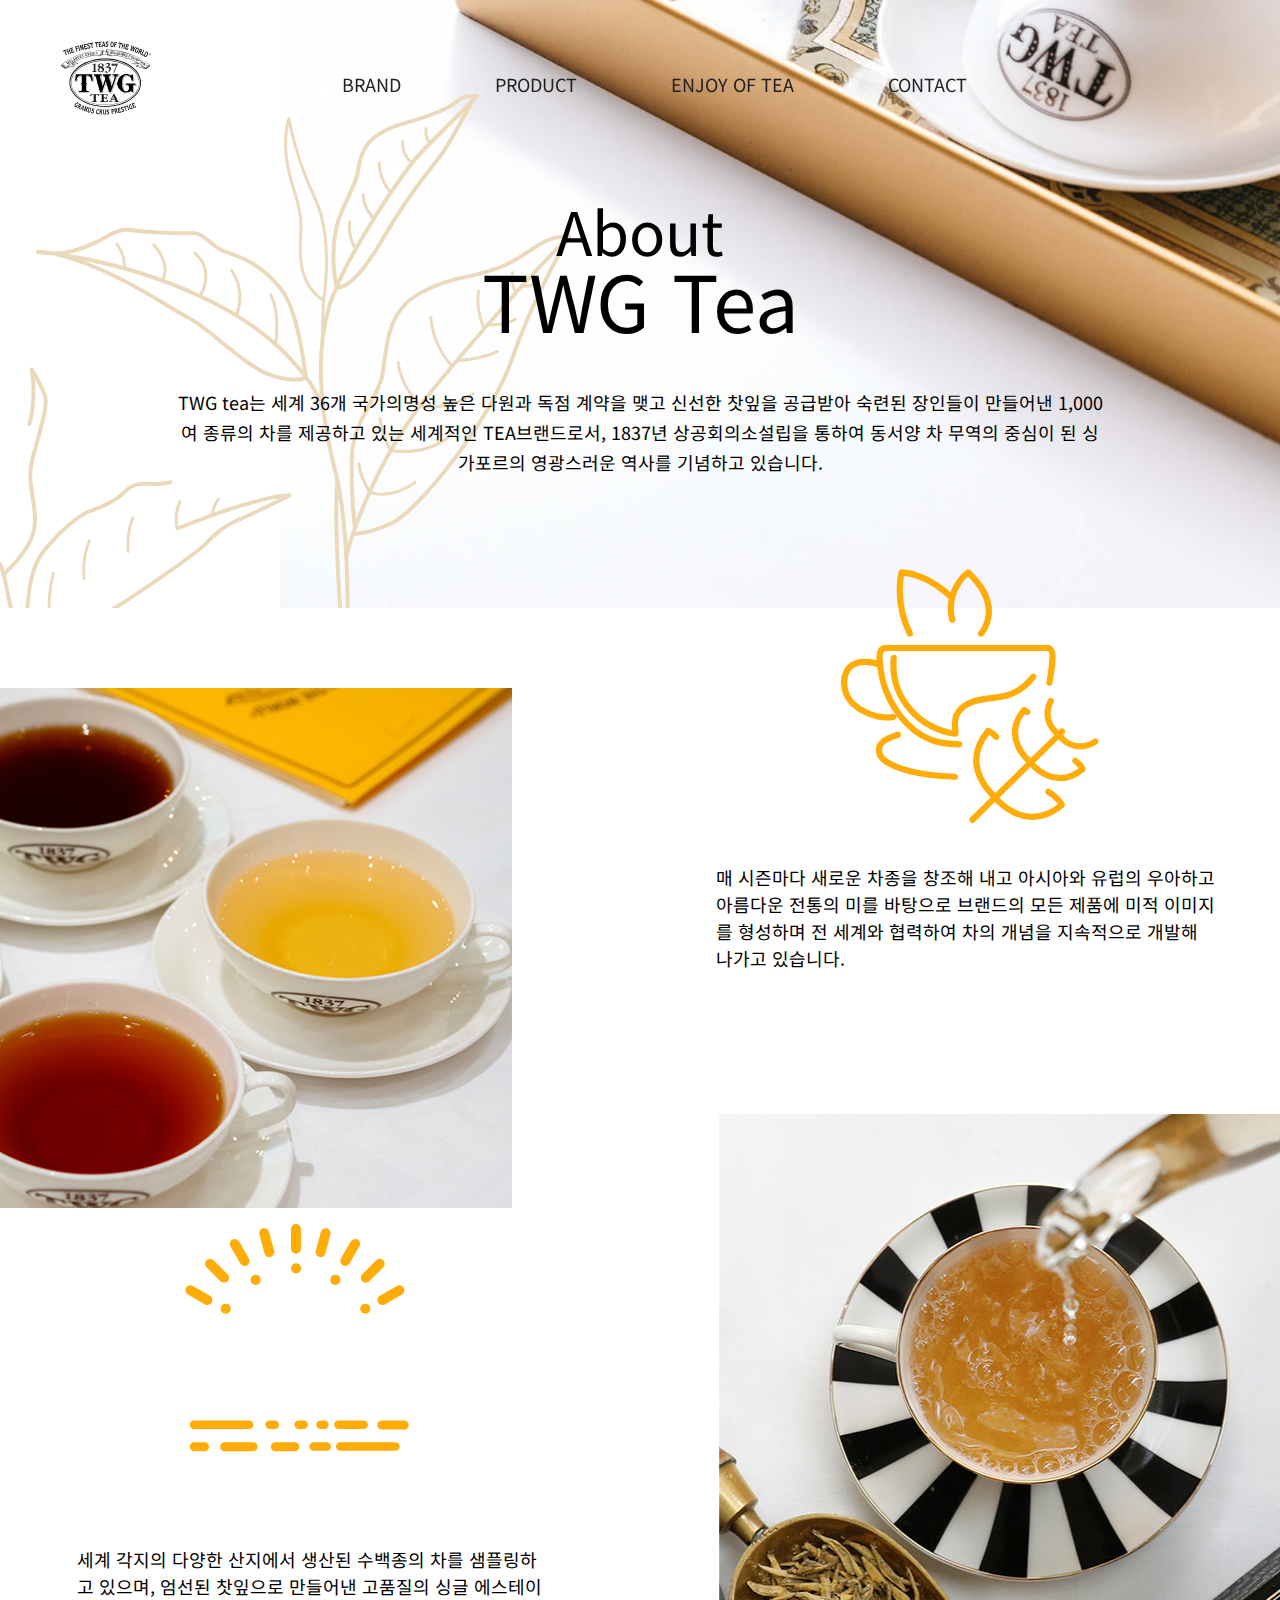
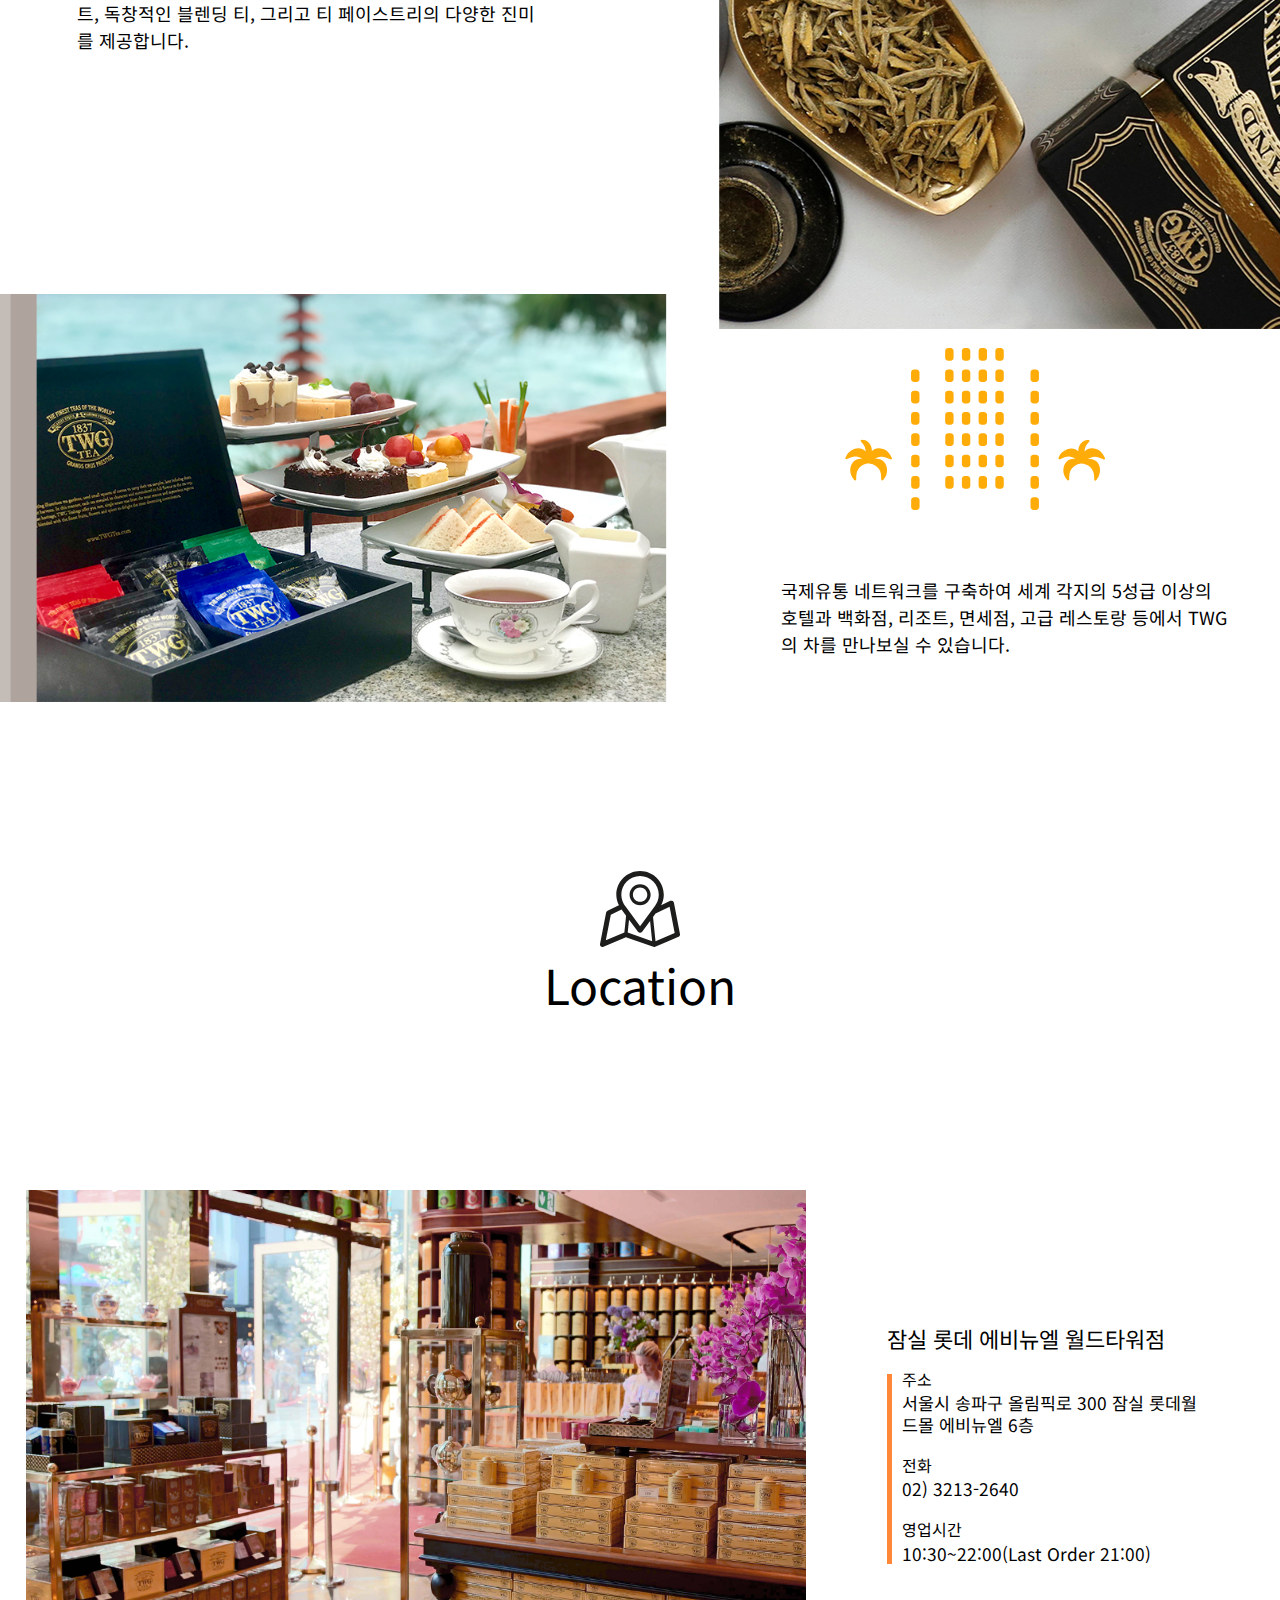
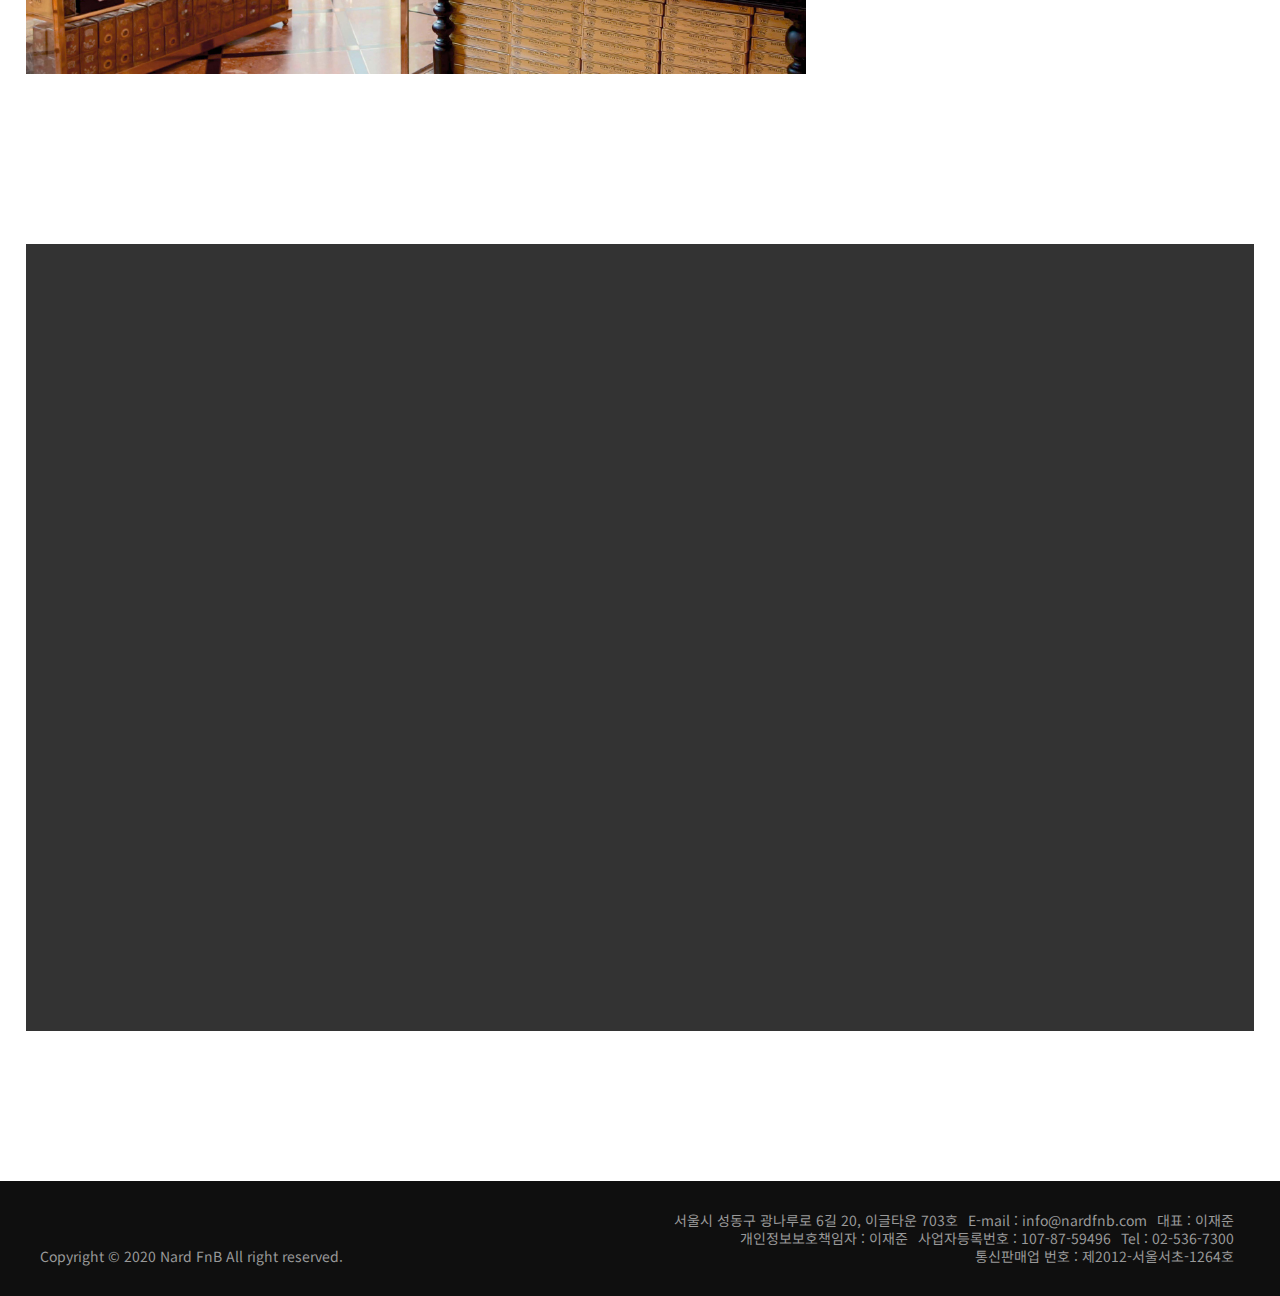
<file: brand.html>
<!DOCTYPE html>
<html lang="ko">
<head>
    <meta charset="UTF-8">
    <meta name="viewport" content="width=device-width, initial-scale=1.0, shrink-to-fit=no">
    <link rel="stylesheet" href="css/normalize.css">
    <link rel="stylesheet" href="css/twg.css">
    <link rel="stylesheet" href="css/sub.css">
    
    <script src="js/jquery-3.3.0.min.js"></script>
    <script src="js/vivus.min.js"></script>
    <script src="js/header.js"></script>
    <script src="js/brand.js"></script>
    
    
    
    
    
    <!--css 애니메이션 x 나중에 js 로 추가-->
    <title>TWG</title>
</head>
<body onload="initialize()" class="brand">
	<header class="clear <!--on scr-->">
		<h1><a href="index.html"><img src="img/TWG_logo.svg" alt="TWG Tea home"></a></h1>
		<nav>
			<h2 class="blind">주메뉴</h2>
			<button type="button" class="mobile <!--close-->">
				<span>메뉴</span>
				<span></span>
				<span></span>
			</button>
			<ul class="gnb clear">
				<li><a href="brand.html"><span>BRAND</span></a>
					<ul class="sub">
            <li><a href="brand.html"><span>About</span></a></li>
						<li><a href="brand.html"><span>Location</span></a></li>    
          </ul>
        </li>
				<li><a href="product.html"><span>PRODUCT</span></a></li>
        <li><a href="#"><span>ENJOY OF TEA</span></a>
          <ul class="sub">
            <li><a href="#"><span>Collection</span></a></li>
            <li><a href="#"><span>How To</span></a></li>
          </ul>
        </li>
	<li><a href="#"><span>CONTACT</span></a></li>
      </ul>
    </nav>
  </header>
  <div class="main">
    <h2>About <span>TWG Tea</span></h2>
    <p>TWG tea는 세계 36개 국가의명성 높은 다원과 독점 계약을 맺고 신선한 찻잎을 공급받아 숙련된 장인들이 만들어낸 1,000여 종류의 차를 제공하고 있는 세계적인 TEA브랜드로서, 1837년 상공회의소설립을 통하여 동서양 차 무역의 중심이 된 싱가포르의  영광스러운 역사를 기념하고 있습니다. </p>
    <div class="svg">
      <svg  x="0px" y="0px" viewBox="0 0 761 662" id="bgsvg1" >
<g>
	<path fill="none" stroke="#EBD9BB" stroke-width="4" stroke-linecap="round" stroke-linejoin="round" stroke-miterlimit="10" d="M527.959,473.195c0,0,21.36-88.6,86.36-167.6c65-79,117.5-135.5,139.5-156.5c0,0-36,60-57,122c-21,62-96,157-124,169s-38,10-38,10"/>
	<path fill="none" stroke="#EBD9BB" stroke-width="4" stroke-linecap="round" stroke-linejoin="round" stroke-miterlimit="10" d="M536.77,444.846c0,0-4.95-37.75-2.95-74.75s27-57,31-82s3-63,38-82s52-14,83-27s42-33,68-30"/>
	<path fill="none" stroke="#EBD9BB" stroke-width="4" stroke-linecap="round" stroke-linejoin="round" stroke-miterlimit="10" d="M504.499,321.056c0,0-22.681-60.96-112.68-105.96c-90-45-177-51-177-51c28,6,51-6,60-10s20-14,34-12s49,4,62,3s21,15,34,19
		s37,12,57,38s24.001,89,25.401,89.7c0,0-10.401,6.3-36.401-2.7s-64-49-83-58s-74-50-136-65"/>
	<path fill="none" stroke="#EBD9BB" stroke-width="4" stroke-linecap="round" stroke-linejoin="round" stroke-miterlimit="10" d="M656.069,10.846c0,0-18.25,33.25-27.25,48.25s-31,35-64,92s-46.66,48.65-46.66,48.65s-10.34-42.65,5.66-77.65s15-33,17-45
		s6-32,45-43s50-18,55-23s11-5,20-5l-52,52c-24,24-84,115-98,161s-10,105,6,168s12,167,12,167h-5c0,0-9-105-5-158"/>
	<path fill="none" stroke="#EBD9BB" stroke-width="3" stroke-linecap="round" stroke-linejoin="round" stroke-miterlimit="10" d="M503.39,258.105l1.43-45.01c0,0-20-9-22.999-40c-3-31,5.999-32-8-75c-14-43-4-69-4-69s6,38,25.999,80c20,42,9,104,9,104"/>
	<path fill="none" stroke="#EBD9BB" stroke-width="3" stroke-linecap="round" stroke-linejoin="round" stroke-miterlimit="10" d="M456.149,258.105c0,0,5.17-31.51-4.83-50.51"/>
	<path fill="none" stroke="#EBD9BB" stroke-width="3" stroke-linecap="round" stroke-linejoin="round" stroke-miterlimit="10" d="M416.27,228.656c0,0,11.05-23.06-4.95-46.06"/>
	<path fill="none" stroke="#EBD9BB" stroke-width="3" stroke-linecap="round" stroke-linejoin="round" stroke-miterlimit="10" d="M379.429,209.125c0,0,16.89-25.53-6.11-44.53"/>
	<path fill="none" stroke="#EBD9BB" stroke-width="3" stroke-linecap="round" stroke-linejoin="round" stroke-miterlimit="10" d="M340.989,193.286c0,0,11.33-14.69-9.67-37.69"/>
	<path fill="none" stroke="#EBD9BB" stroke-width="3" stroke-linecap="round" stroke-linejoin="round" stroke-miterlimit="10" d="M302.669,180.946c0,0,1.65-14.35-8.35-25.35"/>
	<path fill="none" stroke="#EBD9BB" stroke-width="3" stroke-linecap="round" stroke-linejoin="round" stroke-miterlimit="10" d="M597.819,398.096c-27,19-46.21,9.79-46.21,9.79s-14.79-23.79-9.79-35.79"/>
	<path fill="none" stroke="#EBD9BB" stroke-width="3" stroke-linecap="round" stroke-linejoin="round" stroke-miterlimit="10" d="M633.819,350.096c-26,23-60.68,15.47-60.68,15.47s-12.32-17.47-11.32-43.47"/>
	<path fill="none" stroke="#EBD9BB" stroke-width="3" stroke-linecap="round" stroke-linejoin="round" stroke-miterlimit="10" d="M656.819,308.096c-26,18-53.34,12.96-53.34,12.96s-29.66-28.96-21.66-58.96"/>
	<path fill="none" stroke="#EBD9BB" stroke-width="3" stroke-linecap="round" stroke-linejoin="round" stroke-miterlimit="10" d="M640.89,273.706c0,0,20.93,2.39,46.93-11.61"/>
	<path fill="none" stroke="#EBD9BB" stroke-width="3" stroke-linecap="round" stroke-linejoin="round" stroke-miterlimit="10" d="M671.279,238.256c0,0,25.54,0.84,31.54-9.16"/>
	<path fill="none" stroke="#EBD9BB" stroke-width="3" stroke-linecap="round" stroke-linejoin="round" stroke-miterlimit="10" d="M706.35,198.796c0,0,9.47,2.3,15.47-5.7"/>
	<path fill="none" stroke="#EBD9BB" stroke-width="3" stroke-linecap="round" stroke-linejoin="round" stroke-miterlimit="10" d="M700.169,205.625c0,0-7.35-11.53-2.35-23.53"/>
	<path fill="none" stroke="#EBD9BB" stroke-width="3" stroke-linecap="round" stroke-linejoin="round" stroke-miterlimit="10" d="M667.869,242.176c0,0-12.05-26.08-3.05-46.08"/>
	<path fill="none" stroke="#EBD9BB" stroke-width="3" stroke-linecap="round" stroke-linejoin="round" stroke-miterlimit="10" d="M635.51,280.096c0,0-25.69-24-21.69-64"/>
	<path fill="none" stroke="#EBD9BB" stroke-width="3" stroke-linecap="round" stroke-linejoin="round" stroke-miterlimit="10" d="M537.539,161.496c0,0-11.72-17.4-3.72-36.4"/>
	<path fill="none" stroke="#EBD9BB" stroke-width="3" stroke-linecap="round" stroke-linejoin="round" stroke-miterlimit="10" d="M556.149,130.216c0,0-14.33-11.12-10.33-32.12"/>
	<path fill="none" stroke="#EBD9BB" stroke-width="3" stroke-linecap="round" stroke-linejoin="round" stroke-miterlimit="10" d="M573.159,104.206c0,0-15.34-15.11-11.34-41.11"/>
	<path fill="none" stroke="#EBD9BB" stroke-width="3" stroke-linecap="round" stroke-linejoin="round" stroke-miterlimit="10" d="M595.249,73.826c0,0-13.43-5.73-9.43-29.73"/>
	<path fill="none" stroke="#EBD9BB" stroke-width="3" stroke-linecap="round" stroke-linejoin="round" stroke-miterlimit="10" d="M613.399,53.516c0,0-7.58-3.42-3.58-20.42"/>
</g>
<g>
	<path fill="none" stroke="#EBD9BB" stroke-width="4" stroke-linecap="round" stroke-linejoin="round" stroke-miterlimit="10" d="M180.319,651.929c0,0,22.002-84.829,12.162-110.289c-9.842-25.459-9.459-54.332-17.686-62.348 c-8.226-8.015-62.429-111.846-107.566-146.104c-45.137-34.259-60.388-55.103-60.388-55.103s11.729-0.909,39.609,13.71 c27.881,14.619,52.937,2.974,74.207,27.022c21.27,24.047,8.037,25.86,18.674,41.294c10.637,15.432,32.124,65.947,28.341,108.458 c0,0-16.28-61.146-32.938-86.599c-16.659-25.456-28.3-43.695-52.572-59.118c-24.272-15.425-58.771-34.251-62.382-36.855"/>
	<path fill="none" stroke="#EBD9BB" stroke-width="4" stroke-linecap="round" stroke-linejoin="round" stroke-miterlimit="10" d="M198.532,564.697c0,0,8.003,6.008,54.507-16.479c46.504-22.486,125.869-81.086,131.68-87.307
		c5.811-6.219,19.238-19.061,32.467-24.282c13.23-5.221,53.12-25.098,53.12-25.098c-20.253-0.788-90.218,20.108-163.982,56.248
		c-73.765,36.139-111.683,103.197-111.683,103.197"/>
	<path fill="none" stroke="#EBD9BB" stroke-width="4" stroke-linecap="round" stroke-linejoin="round" stroke-miterlimit="10" d="M204.12,556.506c0,0-4.049-62.392,15.786-87.268s39.476-38.724,46.091-41.335c6.615-2.611,23.857-6.832,37.483-20.476
		c13.626-13.644,25.863-4.628,43.104-8.851c17.241-4.221,33.278-10.446,45.11-6.645c11.833,3.803,11.438,12.225,27.881,14.619
		c16.442,2.396,50.732,4.98,50.732,4.98"/>
	<path fill="none" stroke="#EBD9BB" stroke-width="4" stroke-linecap="round" stroke-linejoin="round" stroke-miterlimit="10" d="M180.32,491.243c0,0,25.951-21.996,30.749-44.657c4.798-22.66-8.25-45.512-2.05-70.378c6.201-24.867,16.508-54.249,13.293-65.275
		c-3.215-11.025-13.652-27.261-13.652-27.261s7.241,35.888-6.974,68.98c-14.215,33.094-21.427,44.929-21.011,67.185
		c0.415,22.256,12.843,45.983-1.364,67.907"/>
	<path fill="none" stroke="#EBD9BB" stroke-width="3" stroke-linecap="round" stroke-linejoin="round" stroke-miterlimit="10" d="M391.38,431.67c0,0,3.735-19.287,13.959-22.702"/>
	<path fill="none" stroke="#EBD9BB" stroke-width="3" stroke-linecap="round" stroke-linejoin="round" stroke-miterlimit="10" d="M356.223,445.279c0,0-6.52-26.752,14.726-40.2"/>
	<path fill="none" stroke="#EBD9BB" stroke-width="3" stroke-linecap="round" stroke-linejoin="round" stroke-miterlimit="10" d="M306.625,468.28c0,0-4.032-35.087,18.213-52.546"/>
	<path fill="none" stroke="#EBD9BB" stroke-width="3" stroke-linecap="round" stroke-linejoin="round" stroke-miterlimit="10" d="M262.068,495.71c0,0-6.177-35.817,21.477-61.301"/>
	<path fill="none" stroke="#EBD9BB" stroke-width="3" stroke-linecap="round" stroke-linejoin="round" stroke-miterlimit="10" d="M226.542,528.771c0,0-2.914-38.582,16.519-65.263"/>
</g>
</svg>
    </div>
  </div>
  <div class="clear">
    <div class="box1">
      <div class="topimg">
        <img src="img/sub-box1.jpg" alt="cup of TWG tea">
      </div>
      <div class="bg"></div>
      <div class="bg"></div>
      <div class="bg"></div>
      <div class="svg">
        <svg x="0px" y="0px" viewBox="0 0 252.231 246.5" id="brand1">
  <path fill="none" stroke="#ffab08" stroke-width="6" stroke-linecap="round" stroke-linejoin="round" stroke-miterlimit="10" d="M135.815,62.666c0,0,23.634-25.333-12.35-59.333c0,0-22.317,15.333-15.65,46"/>
  <path fill="none" stroke="#ffab08" stroke-width="6" stroke-linecap="round" stroke-linejoin="round" stroke-miterlimit="10" d="M106.572,27c0,0-20.923-21.836-47.757-23.668c0,0-7.5,27.999,8,59.333"/>
  <path fill="none" stroke="#ffab08" stroke-width="6" stroke-linecap="round" stroke-linejoin="round" stroke-miterlimit="10" d="M202.148,110.333c0,0,5.332-28.333,1.666-31.667s-2.334-2-5-2s-153.666,0-156,0s-3.667,1-4.667,3.667
    c-1.418,3.782-0.575,9.21-0.188,13.058c0.833,8.291,2.635,16.598,5.605,24.392c8.594,22.553,27.336,45.433,52.052,50.395
    c8.298,1.667,17.306,2.133,25.756,1.822"/>
  <path fill="none" stroke="#ffab08" stroke-width="6" stroke-linecap="round" stroke-linejoin="round" stroke-miterlimit="10" d="M37.96,93.391c-4.859-3.331-16.311-3.907-21.883-2.479C2.48,94.397,0.768,110.235,5.193,121.396
    c6.594,16.63,35.289,27.313,51.808,20.55"/>
  <path fill="none" stroke="#ffab08" stroke-width="6" stroke-linecap="round" stroke-linejoin="round" stroke-miterlimit="10" d="M55.148,160.665c-6.649,2.969-16.549,4.695-18.155,13.19c-2.139,11.309,12.68,16.725,20.812,19.565
    c20.332,7.103,42.109,7.804,63.423,8.577"/>
  <line fill="none" stroke="#ffab08" stroke-width="6" stroke-linecap="round" stroke-linejoin="round" stroke-miterlimit="10" x1="127.481" y1="243.331" x2="228.481" y2="144.005"/>
  <path fill="none" stroke="#ffab08" stroke-width="6" stroke-linecap="round" stroke-linejoin="round" stroke-miterlimit="10" d="M149.503,221.675c0,0,28.646,36.656,64.646,7.323c0,0-5.646-14.999-32.323-19.333"/>
  <path fill="none" stroke="#ffab08" stroke-width="6" stroke-linecap="round" stroke-linejoin="round" stroke-miterlimit="10" d="M184.726,188.536c0,0,21.999,28.151,49.646,5.624c0,0-4.336-11.519-24.823-14.847"/>
  <path fill="none" stroke="#ffab08" stroke-width="6" stroke-linecap="round" stroke-linejoin="round" stroke-miterlimit="10" d="M150.015,221.748c0,0-36.656-28.646-7.323-64.646c0,0,14.999,5.646,19.333,32.323"/>
  <path fill="none" stroke="#ffab08" stroke-width="6" stroke-linecap="round" stroke-linejoin="round" stroke-miterlimit="10" d="M183.153,186.525c0,0-28.151-21.999-5.624-49.646c0,0,11.519,4.336,14.847,24.823"/>
  <path fill="none" stroke="#ffab08" stroke-width="6" stroke-linecap="round" stroke-linejoin="round" stroke-miterlimit="10" d="M211.54,160.665c8.91,13.51,26.242,14.905,37.722,4.598c-2.868-3.93-8.555-8.734-13.447-9.598"/>
  <path fill="none" stroke="#ffab08" stroke-width="6" stroke-linecap="round" stroke-linejoin="round" stroke-miterlimit="10" d="M211.734,160.705c-13.51-8.91-14.906-26.241-4.598-37.721c3.93,2.867,8.734,8.554,9.598,13.446"/>
  <path fill="none" stroke="#ffab08" stroke-width="6" stroke-linecap="round" stroke-linejoin="round" stroke-miterlimit="10" d="M51.171,86.335c-0.233,2.233-0.356,4.497-0.356,6.789c0,33.668,25.816,61.582,59.59,66.701c3.645,0.553-9.371-22.241,18.744-31.491
    c8.394-2.762,17.044-2.753,25.643-4.29c11.355-2.03,22.623-8.288,29.955-17.251c2.928-3.578,5.268-7.372,6.626-11.799
    c0.189-0.619,2.5-8.658,0.647-8.658C192.015,86.335,51.171,86.335,51.171,86.335z"/>
  </svg>
      </div>
      <p>
        매 시즌마다 새로운 차종을 창조해 내고 아시아와 유럽의 우아하고 아름다운 전통의 미를 바탕으로 브랜드의 모든 제품에 미적 이미지를 형성하며 전 세계와 협력하여 차의 개념을 지속적으로 개발해 나가고 있습니다.
      </p>
    </div>
    <div class="box2">
      <div class="topimg">
      <img src="img/sub-box2.jpg" alt="TWG tea and tea leaf">
    </div>
      <div class="bg"></div>
      <div class="bg"></div>
      <div class="bg"></div>

      <div class="svg">
      <svg viewBox="0 0 230.5 222.9" id="brand2">
      <style>.a{fill:none;stroke-linejoin:round;stroke-width:7;stroke:#ffab08;}</style><g style="fill:#ffab08;stroke:#ffab08"><polyline points="64.6 111.8 38.7 86.3 3.5 120.6 3.5 219.4 227 219.4 227 120.6 191.3 86.3 165.7 111.6 " class="a"/><polyline points="190.7 137.6 115.3 59.2 39.8 137.6 " class="a"/><polyline points="115 97.9 133 116.7 151.1 97.9 " class="a"/><polyline points="78.6 97.9 96.7 116.7 114.8 97.9 " class="a"/><circle cx="115.3" cy="39.4" r="4.5"/><circle cx="150.2" cy="49.6" r="4.5"/><circle cx="176.7" cy="75.1" r="4.5"/><circle cx="79.5" cy="49.6" r="4.5"/><circle cx="52.9" cy="75.1" r="4.5"/><line x1="3.5" y1="156.4" x2="227" y2="156.4" class="a"/><path d="M207.2 197.2c0 2.1-1.7 3.8-3.8 3.8h-48.9c-2.1 0-3.8-1.7-3.8-3.8l0 0c0-2.1 1.7-3.8 3.8-3.8h48.9C205.5 193.5 207.2 195.2 207.2 197.2L207.2 197.2z"/><path d="M77.5 178c0 2.1-1.7 3.8-3.8 3.8h-48.9c-2.1 0-3.8-1.7-3.8-3.8l0 0c0-2.1 1.7-3.8 3.8-3.8h48.9C75.8 174.2 77.5 175.9 77.5 178L77.5 178z"/><path d="M179 178c0 2.1-1.7 3.8-3.8 3.8h-22.3c-2.1 0-3.8-1.7-3.8-3.8l0 0c0-2.1 1.7-3.8 3.8-3.8h22.3C177.3 174.2 179 175.9 179 178L179 178z"/><path d="M100.2 178c0 2.1-1.7 3.8-3.8 3.8h-4.5c-2.1 0-3.8-1.7-3.8-3.8l0 0c0-2.1 1.7-3.8 3.8-3.8h4.5C98.5 174.2 100.2 175.9 100.2 178L100.2 178z"/><path d="M125.8 178c0 2.1-1.7 3.8-3.8 3.8h-4.4c-2.1 0-3.8-1.7-3.8-3.8l0 0c0-2.1 1.7-3.8 3.8-3.8h4.4C124.2 174.2 125.8 175.9 125.8 178L125.8 178z"/><path d="M144.2 178c0 2.1-1.7 3.8-3.8 3.8h-3.3c-2.1 0-3.8-1.7-3.8-3.8l0 0c0-2.1 1.7-3.8 3.8-3.8h3.3C142.5 174.2 144.2 175.9 144.2 178L144.2 178z"/><path d="M215.2 178.2c0 2.2-1.8 4-4 4h-19.9c-2.2 0-4-1.8-4-4l0 0c0-2.2 1.8-4 4-4h19.9C213.4 174.2 215.2 176 215.2 178.2L215.2 178.2z"/><path d="M146.3 197.2c0 2.1-1.7 3.8-3.8 3.8h-11.6c-2.1 0-3.8-1.7-3.8-3.8l0 0c0-2.1 1.7-3.8 3.8-3.8h11.6C144.6 193.5 146.3 195.2 146.3 197.2L146.3 197.2z"/><path d="M118.2 197.5c0 2.2-1.8 4-4 4H96.9c-2.2 0-4-1.8-4-4l0 0c0-2.2 1.8-4 4-4h17.3C116.4 193.5 118.2 195.3 118.2 197.5L118.2 197.5z"/><path d="M48 197.5c0 2.2 1.8 4 4 4h25.2c2.2 0 4-1.8 4-4l0 0c0-2.2-1.8-4-4-4H52C49.8 193.5 48 195.3 48 197.5L48 197.5z"/><path d="M21.1 197.5c0 2.2 1.8 4 4 4h9c2.2 0 4-1.8 4-4l0 0c0-2.2-1.8-4-4-4H25.1C22.9 193.5 21.1 195.3 21.1 197.5L21.1 197.5z"/><path d="M119.6 21.9c0 2.4-2 4.4-4.4 4.4l0 0c-2.4 0-4.4-2-4.4-4.4V4.4c0-2.4 2-4.4 4.4-4.4l0 0c2.4 0 4.4 2 4.4 4.4V21.9z"/><path d="M194 71.3c-2.1 1.2-4.8 0.5-6-1.6l0 0c-1.2-2.1-0.5-4.8 1.6-6l15.2-8.8c2.1-1.2 4.8-0.5 6 1.6l0 0c1.2 2.1 0.5 4.8-1.6 6L194 71.3z"/><path d="M141.3 26.1c-0.6 2.3-3 3.7-5.4 3.1l0 0c-2.3-0.6-3.7-3-3.1-5.4l4.5-16.9c0.6-2.3 3-3.7 5.4-3.1l0 0c2.3 0.6 3.7 3 3.1 5.4L141.3 26.1z"/><path d="M162.7 35c-1.2 2.1-3.9 2.8-6 1.6l0 0c-2.1-1.2-2.8-3.9-1.6-6l8.8-15.2c1.2-2.1 3.9-2.8 6-1.6l0 0c2.1 1.2 2.8 3.9 1.6 6L162.7 35z"/><path d="M180.2 50.8c-1.7 1.7-4.5 1.7-6.2 0l0 0c-1.7-1.7-1.7-4.5 0-6.2l12.4-12.4c1.7-1.7 4.5-1.7 6.2 0l0 0c1.7 1.7 1.7 4.5 0 6.2L180.2 50.8z"/><path d="M34.6 71.3c2.1 1.2 4.8 0.5 6-1.6l0 0c1.2-2.1 0.5-4.8-1.6-6l-15.2-8.8c-2.1-1.2-4.8-0.5-6 1.6l0 0c-1.2 2.1-0.5 4.8 1.6 6L34.6 71.3z"/><path d="M87.4 26.1c0.6 2.3 3 3.7 5.4 3.1l0 0c2.3-0.6 3.7-3 3.1-5.4L91.3 6.9c-0.6-2.3-3-3.7-5.4-3.1l0 0c-2.3 0.6-3.7 3-3.1 5.4L87.4 26.1z"/><path d="M65.9 35c1.2 2.1 3.9 2.8 6 1.6l0 0c2.1-1.2 2.8-3.9 1.6-6L64.7 15.4c-1.2-2.1-3.9-2.8-6-1.6l0 0c-2.1 1.2-2.8 3.9-1.6 6L65.9 35z"/><path d="M48.4 50.8c1.7 1.7 4.5 1.7 6.2 0l0 0c1.7-1.7 1.7-4.5 0-6.2L42.2 32.2c-1.7-1.7-4.5-1.7-6.2 0l0 0c-1.7 1.7-1.7 4.5 0 6.2L48.4 50.8z"/></g>
      </svg>
    </div>
      <p>세계 각지의 다양한 산지에서 생산된 수백종의 차를 샘플링하고 있으며, 엄선된 찻잎으로 만들어낸 고품질의 싱글 에스테이트, 독창적인 블렌딩 티, 그리고 티 페이스트리의 다양한 진미를 제공합니다.</p>
    </div>
    <div class="box3">
      <div class="topimg">
      <img src="img/sub-box3.jpg" alt="twg afternoon tea set">
    </div>
      <div class="bg"></div>
      <div class="bg"></div>
      <div class="bg"></div>
      <div class="svg">
    	<svg xmlns="http://www.w3.org/2000/svg" viewBox="0 0 244 191" id="brand3"><style type="text/css">  
	.st0{fill:none;stroke:#FFAB08;stroke-width:6;stroke-linecap:round;stroke-linejoin:round;stroke-miterlimit:10;}
	.st1{fill:#FFAB08;}
</style><line class="st0" x1="40.1" y1="19" x2="82.1" y2="19"/><line class="st0" x1="22" y1="121" x2="22" y2="188"/><line class="st0" x1="222" y1="121" x2="222" y2="188"/><line class="st0" x1="162" y1="19" x2="204" y2="19"/><line class="st0" x1="72.6" y1="3" x2="171.6" y2="3"/><line class="st0" x1="4.1" y1="188" x2="240.1" y2="188"/><rect x="82.1" y="3" class="st0" width="80" height="185"/><rect x="49.6" y="19" class="st0" width="32.5" height="169"/><rect x="162.1" y="19" class="st0" width="32.5" height="169"/><path class="st1" d="M43.1 116.5c-0.6-1.2-1.3-2.4-2.4-3.5 -1.4-1.4-3.1-2.5-5-3.1 -2.7-1-5.5-1-7.7 0 -1 0.5-2 1.1-2.8 2 0-0.3 0-0.7 0-1.1 -0.1-2.2-0.9-4.3-2.2-6.1 -0.9-1.2-2.1-2.2-3.4-2.8 -1.1-0.5-2-0.6-2.9-0.6 -0.3 0-0.6 0-0.9-0.1 -0.4 0-0.8 0.2-1 0.5 -0.2 0.4-0.1 0.8 0.1 1.1l0.4 0.5c1.7 1.9 3.2 3.5 3.8 6.4 0.2 0.9 0.3 1.7 0.3 2.5 -0.9-1-2-1.8-3.2-2.3 -2.3-1-5-1-7.7 0 -1.8 0.7-3.5 1.8-5 3.1 -1.1 1.1-1.8 2.4-2.4 3.5 -0.2 0.4-0.4 0.9-0.7 1.3 -0.2 0.4-0.2 0.9 0.1 1.2s0.8 0.4 1.2 0.3l0.7-0.3c3.1-1.4 5.8-2.6 9.1-2 1.8 0.3 3.4 0.9 4.8 1.9 -0.5 0-1 0-1.5 0 -0.2 0-0.4 0-0.5 0 -2.3 0.2-4.4 1-5.9 2.3 -1.9 1.6-3.1 4.1-3.4 7 -0.2 1.9 0 4 0.7 5.8 0.5 1.5 1.3 2.6 2.1 3.7 0.3 0.4 0.6 0.8 0.9 1.2 0.2 0.3 0.5 0.4 0.8 0.4 0.1 0 0.2 0 0.3 0 0.4-0.1 0.7-0.5 0.7-0.9v-0.8c0.1-3.4 0.2-6.3 2.1-9.1 1.4-1.9 3.1-3.3 5.1-4.1 0.5-0.2 1-0.3 1.5-0.5 0.4-0.1 0.9-0.3 1.3-0.4 0.2-0.1 0.4-0.1 0.6-0.2 0.2 0.1 0.4 0.2 0.7 0.2 0.1 0 0.3 0 0.4-0.1 0.1 0 0.3 0.1 0.4 0.1 0.2 0 0.4-0.1 0.7-0.2 0.2 0.1 0.5 0.2 0.7 0.3 0.4 0.2 0.9 0.3 1.3 0.4 0.5 0.2 1 0.3 1.5 0.5 2 0.8 3.7 2.2 5.1 4.1 1.9 2.8 2 5.7 2.1 9.1v0.8c0 0.4 0.3 0.8 0.7 0.9 0.1 0 0.2 0 0.3 0 0.3 0 0.6-0.2 0.8-0.4 0.3-0.4 0.6-0.8 0.8-1.2 0.8-1.1 1.6-2.2 2.1-3.7 0.6-1.9 0.9-3.9 0.7-5.8 -0.3-2.9-1.5-5.3-3.4-7 -1.5-1.3-3.6-2.1-5.9-2.3 -0.2 0-0.4 0-0.5 0 -0.5 0-1 0-1.5 0 1.4-1 3-1.6 4.8-1.9 3.4-0.5 6 0.7 9.1 2.1l0.7 0.3c0.4 0.2 0.9 0.1 1.2-0.2s0.3-0.8 0.1-1.2C43.5 117.3 43.3 116.9 43.1 116.5z"/><path class="st1" d="M243.8 117.8c-0.2-0.4-0.5-0.9-0.7-1.3 -0.6-1.2-1.3-2.4-2.4-3.5 -1.4-1.4-3.1-2.5-5-3.1 -2.7-1-5.5-1-7.7 0 -1.2 0.5-2.2 1.3-3.2 2.3 0-0.8 0.1-1.6 0.3-2.5 0.7-2.9 2.1-4.5 3.8-6.4l0.4-0.4c0.3-0.3 0.3-0.8 0.1-1.1 -0.2-0.4-0.6-0.6-1-0.5 -0.3 0-0.6 0.1-0.9 0.1 -0.9 0.1-1.9 0.1-2.9 0.6 -1.3 0.6-2.4 1.6-3.4 2.8 -1.4 1.8-2.2 3.9-2.2 6.1 0 0.4 0 0.7 0 1.1 -0.8-0.8-1.8-1.5-2.8-2 -2.3-1-5-1-7.7 0 -1.8 0.7-3.5 1.8-5 3.1 -1.1 1.1-1.8 2.4-2.4 3.5 -0.2 0.4-0.4 0.9-0.7 1.3 -0.2 0.4-0.2 0.9 0.1 1.2 0.3 0.3 0.8 0.4 1.2 0.3l0.7-0.3c3.1-1.4 5.8-2.6 9.1-2 1.8 0.3 3.4 0.9 4.8 1.9 -0.5 0-1 0-1.5 0 -0.2 0-0.4 0-0.5 0 -2.3 0.2-4.4 1-5.9 2.3 -1.9 1.6-3.1 4.1-3.4 7 -0.2 1.9 0 4 0.7 5.8 0.5 1.5 1.3 2.6 2.1 3.7 0.3 0.4 0.6 0.8 0.8 1.2 0.2 0.3 0.5 0.4 0.8 0.4 0.1 0 0.2 0 0.3 0 0.4-0.1 0.7-0.5 0.7-0.9v-0.8c0.1-3.4 0.2-6.3 2.1-9.1 1.4-1.9 3.1-3.3 5.1-4.1 0.5-0.2 1-0.3 1.5-0.5 0.4-0.1 0.9-0.3 1.3-0.4 0.2-0.1 0.4-0.1 0.6-0.2 0.2 0.1 0.4 0.2 0.7 0.2 0.1 0 0.3 0 0.4-0.1 0.1 0 0.2 0.1 0.4 0.1s0.4-0.1 0.7-0.2c0.2 0.1 0.5 0.2 0.7 0.3 0.4 0.2 0.9 0.3 1.3 0.4 0.5 0.2 1 0.3 1.5 0.5 2 0.8 3.7 2.2 5.1 4.1 1.9 2.8 2 5.7 2.1 9.1v0.8c0 0.4 0.3 0.8 0.7 0.9 0.1 0 0.2 0 0.3 0 0.3 0 0.6-0.2 0.8-0.4 0.3-0.4 0.6-0.8 0.8-1.2 0.8-1.1 1.6-2.2 2.1-3.7 0.6-1.9 0.9-3.9 0.7-5.8 -0.3-2.9-1.5-5.3-3.4-7 -1.5-1.3-3.6-2.1-5.9-2.3 -0.2 0-0.4 0-0.5 0 -0.5 0-1 0-1.5 0 1.4-1 3-1.6 4.8-1.9 3.4-0.5 6 0.7 9.1 2.1l0.7 0.3c0.4 0.2 0.9 0.1 1.2-0.2C244 118.6 244 118.1 243.8 117.8z"/><path class="st1" d="M99.2 27h-2.3c-1.6 0-2.9-1.3-2.9-2.8v-6.3c0-1.6 1.3-2.8 2.8-2.8h2.3c1.6 0 2.8 1.3 2.8 2.8v6.3C102 25.7 100.7 27 99.2 27z"/><path class="st1" d="M114.8 27h-2.3c-1.6 0-2.8-1.3-2.8-2.8v-6.3c0-1.6 1.3-2.8 2.8-2.8h2.3c1.6 0 2.8 1.3 2.8 2.8v6.3C117.7 25.7 116.4 27 114.8 27z"/><path class="st1" d="M130.5 27h-2.3c-1.6 0-2.8-1.3-2.8-2.8v-6.3c0-1.6 1.3-2.8 2.8-2.8h2.3c1.6 0 2.8 1.3 2.8 2.8v6.3C133.3 25.7 132.1 27 130.5 27z"/><path class="st1" d="M146.2 27h-2.3c-1.6 0-2.8-1.3-2.8-2.8v-6.3c0-1.6 1.3-2.8 2.8-2.8h2.3c1.6 0 2.8 1.3 2.8 2.8v6.3C149 25.7 147.7 27 146.2 27z"/><path class="st1" d="M99.2 47h-2.3c-1.6 0-2.9-1.3-2.9-2.8v-6.3c0-1.6 1.3-2.8 2.8-2.8h2.3c1.6 0 2.8 1.3 2.8 2.8v6.3C102 45.7 100.7 47 99.2 47z"/><path class="st1" d="M114.8 47h-2.3c-1.6 0-2.8-1.3-2.8-2.8v-6.3c0-1.6 1.3-2.8 2.8-2.8h2.3c1.6 0 2.8 1.3 2.8 2.8v6.3C117.7 45.7 116.4 47 114.8 47z"/><path class="st1" d="M130.5 47h-2.3c-1.6 0-2.8-1.3-2.8-2.8v-6.3c0-1.6 1.3-2.8 2.8-2.8h2.3c1.6 0 2.8 1.3 2.8 2.8v6.3C133.3 45.7 132.1 47 130.5 47z"/><path class="st1" d="M146.2 47h-2.3c-1.6 0-2.8-1.3-2.8-2.8v-6.3c0-1.6 1.3-2.8 2.8-2.8h2.3c1.6 0 2.8 1.3 2.8 2.8v6.3C149 45.7 147.7 47 146.2 47z"/><path class="st1" d="M99.2 67h-2.3c-1.6 0-2.9-1.3-2.9-2.8v-6.3c0-1.6 1.3-2.8 2.8-2.8h2.3c1.6 0 2.8 1.3 2.8 2.8v6.3C102 65.7 100.7 67 99.2 67z"/><path class="st1" d="M114.8 67h-2.3c-1.6 0-2.8-1.3-2.8-2.8v-6.3c0-1.6 1.3-2.8 2.8-2.8h2.3c1.6 0 2.8 1.3 2.8 2.8v6.3C117.7 65.7 116.4 67 114.8 67z"/><path class="st1" d="M130.5 67h-2.3c-1.6 0-2.8-1.3-2.8-2.8v-6.3c0-1.6 1.3-2.8 2.8-2.8h2.3c1.6 0 2.8 1.3 2.8 2.8v6.3C133.3 65.7 132.1 67 130.5 67z"/><path class="st1" d="M146.2 67h-2.3c-1.6 0-2.8-1.3-2.8-2.8v-6.3c0-1.6 1.3-2.8 2.8-2.8h2.3c1.6 0 2.8 1.3 2.8 2.8v6.3C149 65.7 147.7 67 146.2 67z"/><path class="st1" d="M99.2 87h-2.3c-1.6 0-2.9-1.3-2.9-2.8v-6.3c0-1.6 1.3-2.8 2.8-2.8h2.3c1.6 0 2.8 1.3 2.8 2.8v6.3C102 85.7 100.7 87 99.2 87z"/><path class="st1" d="M114.8 87h-2.3c-1.6 0-2.8-1.3-2.8-2.8v-6.3c0-1.6 1.3-2.8 2.8-2.8h2.3c1.6 0 2.8 1.3 2.8 2.8v6.3C117.7 85.7 116.4 87 114.8 87z"/><path class="st1" d="M130.5 87h-2.3c-1.6 0-2.8-1.3-2.8-2.8v-6.3c0-1.6 1.3-2.8 2.8-2.8h2.3c1.6 0 2.8 1.3 2.8 2.8v6.3C133.3 85.7 132.1 87 130.5 87z"/><path class="st1" d="M146.2 87h-2.3c-1.6 0-2.8-1.3-2.8-2.8v-6.3c0-1.6 1.3-2.8 2.8-2.8h2.3c1.6 0 2.8 1.3 2.8 2.8v6.3C149 85.7 147.7 87 146.2 87z"/><path class="st1" d="M99.2 107h-2.3c-1.6 0-2.8-1.3-2.8-2.8v-6.3c0-1.6 1.3-2.8 2.8-2.8h2.3c1.6 0 2.8 1.3 2.8 2.8v6.3C102 105.7 100.7 107 99.2 107z"/><path class="st1" d="M114.8 107h-2.3c-1.6 0-2.8-1.3-2.8-2.8v-6.3c0-1.6 1.3-2.8 2.8-2.8h2.3c1.6 0 2.8 1.3 2.8 2.8v6.3C117.7 105.7 116.4 107 114.8 107z"/><path class="st1" d="M130.5 107h-2.3c-1.6 0-2.8-1.3-2.8-2.8v-6.3c0-1.6 1.3-2.8 2.8-2.8h2.3c1.6 0 2.8 1.3 2.8 2.8v6.3C133.3 105.7 132.1 107 130.5 107z"/><path class="st1" d="M146.2 107h-2.3c-1.6 0-2.8-1.3-2.8-2.8v-6.3c0-1.6 1.3-2.8 2.8-2.8h2.3c1.6 0 2.8 1.3 2.8 2.8v6.3C149 105.7 147.7 107 146.2 107z"/><path class="st1" d="M99.2 127h-2.3c-1.6 0-2.8-1.3-2.8-2.8v-6.3c0-1.6 1.3-2.8 2.8-2.8h2.3c1.6 0 2.8 1.3 2.8 2.8v6.3C102 125.7 100.7 127 99.2 127z"/><path class="st1" d="M114.8 127h-2.3c-1.6 0-2.8-1.3-2.8-2.8v-6.3c0-1.6 1.3-2.8 2.8-2.8h2.3c1.6 0 2.8 1.3 2.8 2.8v6.3C117.7 125.7 116.4 127 114.8 127z"/><path class="st1" d="M130.5 127h-2.3c-1.6 0-2.8-1.3-2.8-2.8v-6.3c0-1.6 1.3-2.8 2.8-2.8h2.3c1.6 0 2.8 1.3 2.8 2.8v6.3C133.3 125.7 132.1 127 130.5 127z"/><path class="st1" d="M146.2 127h-2.3c-1.6 0-2.8-1.3-2.8-2.8v-6.3c0-1.6 1.3-2.8 2.8-2.8h2.3c1.6 0 2.8 1.3 2.8 2.8v6.3C149 125.7 147.7 127 146.2 127z"/><path class="st1" d="M99.2 147h-2.3c-1.6 0-2.8-1.3-2.8-2.8v-6.3c0-1.6 1.3-2.8 2.8-2.8h2.3c1.6 0 2.8 1.3 2.8 2.8v6.3C102 145.7 100.7 147 99.2 147z"/><path class="st1" d="M67.2 47h-2.3c-1.6 0-2.9-1.3-2.9-2.8v-6.3c0-1.6 1.3-2.8 2.8-2.8h2.3c1.6 0 2.8 1.3 2.8 2.8v6.3C70 45.7 68.7 47 67.2 47z"/><path class="st1" d="M67.2 67h-2.3c-1.6 0-2.9-1.3-2.9-2.8v-6.3c0-1.6 1.3-2.8 2.8-2.8h2.3c1.6 0 2.8 1.3 2.8 2.8v6.3C70 65.7 68.7 67 67.2 67z"/><path class="st1" d="M67.2 87h-2.3c-1.6 0-2.9-1.3-2.9-2.8v-6.3c0-1.6 1.3-2.8 2.8-2.8h2.3c1.6 0 2.8 1.3 2.8 2.8v6.3C70 85.7 68.7 87 67.2 87z"/><path class="st1" d="M67.2 107h-2.3c-1.6 0-2.8-1.3-2.8-2.8v-6.3c0-1.6 1.3-2.8 2.8-2.8h2.3c1.6 0 2.8 1.3 2.8 2.8v6.3C70 105.7 68.7 107 67.2 107z"/><path class="st1" d="M67.2 127h-2.3c-1.6 0-2.8-1.3-2.8-2.8v-6.3c0-1.6 1.3-2.8 2.8-2.8h2.3c1.6 0 2.8 1.3 2.8 2.8v6.3C70 125.7 68.7 127 67.2 127z"/><path class="st1" d="M67.2 147h-2.3c-1.6 0-2.8-1.3-2.8-2.8v-6.3c0-1.6 1.3-2.8 2.8-2.8h2.3c1.6 0 2.8 1.3 2.8 2.8v6.3C70 145.7 68.7 147 67.2 147z"/><path class="st1" d="M67.2 167h-2.3c-1.6 0-2.8-1.3-2.8-2.8v-6.3c0-1.6 1.3-2.8 2.8-2.8h2.3c1.6 0 2.8 1.3 2.8 2.8v6.3C70 165.7 68.7 167 67.2 167z"/><path class="st1" d="M179.2 47h-2.3c-1.6 0-2.8-1.3-2.8-2.8v-6.3c0-1.6 1.3-2.8 2.8-2.8h2.3c1.6 0 2.8 1.3 2.8 2.8v6.3C182 45.7 180.7 47 179.2 47z"/><path class="st1" d="M179.2 67h-2.3c-1.6 0-2.8-1.3-2.8-2.8v-6.3c0-1.6 1.3-2.8 2.8-2.8h2.3c1.6 0 2.8 1.3 2.8 2.8v6.3C182 65.7 180.7 67 179.2 67z"/><path class="st1" d="M179.2 87h-2.3c-1.6 0-2.8-1.3-2.8-2.8v-6.3c0-1.6 1.3-2.8 2.8-2.8h2.3c1.6 0 2.8 1.3 2.8 2.8v6.3C182 85.7 180.7 87 179.2 87z"/><path class="st1" d="M179.2 107h-2.3c-1.6 0-2.8-1.3-2.8-2.8v-6.3c0-1.6 1.3-2.8 2.8-2.8h2.3c1.6 0 2.8 1.3 2.8 2.8v6.3C182 105.7 180.7 107 179.2 107z"/><path class="st1" d="M179.2 127h-2.3c-1.6 0-2.8-1.3-2.8-2.8v-6.3c0-1.6 1.3-2.8 2.8-2.8h2.3c1.6 0 2.8 1.3 2.8 2.8v6.3C182 125.7 180.7 127 179.2 127z"/><path class="st1" d="M179.2 147h-2.3c-1.6 0-2.8-1.3-2.8-2.8v-6.3c0-1.6 1.3-2.8 2.8-2.8h2.3c1.6 0 2.8 1.3 2.8 2.8v6.3C182 145.7 180.7 147 179.2 147z"/><path class="st1" d="M179.2 167h-2.3c-1.6 0-2.8-1.3-2.8-2.8v-6.3c0-1.6 1.3-2.8 2.8-2.8h2.3c1.6 0 2.8 1.3 2.8 2.8v6.3C182 165.7 180.7 167 179.2 167z"/><path class="st1" d="M114.8 147h-2.3c-1.6 0-2.8-1.3-2.8-2.8v-6.3c0-1.6 1.3-2.8 2.8-2.8h2.3c1.6 0 2.8 1.3 2.8 2.8v6.3C117.7 145.7 116.4 147 114.8 147z"/><path class="st1" d="M130.5 147h-2.3c-1.6 0-2.8-1.3-2.8-2.8v-6.3c0-1.6 1.3-2.8 2.8-2.8h2.3c1.6 0 2.8 1.3 2.8 2.8v6.3C133.3 145.7 132.1 147 130.5 147z"/><path class="st1" d="M146.2 147h-2.3c-1.6 0-2.8-1.3-2.8-2.8v-6.3c0-1.6 1.3-2.8 2.8-2.8h2.3c1.6 0 2.8 1.3 2.8 2.8v6.3C149 145.7 147.7 147 146.2 147z"/><rect x="102" y="159" class="st0" width="40" height="29"/><line class="st0" x1="122" y1="161" x2="122" y2="188"/></svg>
      </div>
      <p>국제유통 네트워크를 구축하여 세계 각지의 5성급  이상의 호텔과 백화점, 리조트, 면세점, 고급 레스토랑 등에서 TWG의 차를 만나보실 수 있습니다.</p>
    </div>
  </div>
  <div class="Lc">
    <img src="img/location-icon.svg" alt="location">
    <h2>Location</h2>
    <div class="store">
      <div><img src="img/sub-local.jpg" alt="매장 풍경"></div>
      <div class="textWrap">
        <span>잠실 롯데 에비뉴엘 월드타워점</span>
        <div class="line"></div>
        <div class="textbox clear">
        <p>주소<span>서울시 송파구 올림픽로 300 잠실 롯데월드몰 에비뉴엘 6층</span></p>
        <p>전화<span>02) 3213-2640</span></p>
        <p>영업시간<span>10:30~22:00(Last Order 21:00)</span></p>
      </div>
      </div>
    </div>
    <div class="svg">
      <svg x="0px" y="0px"  viewBox="0 0 405.5 242" id="bgsvg2">
        <g>
	<path fill="none" stroke="#EBD9BB" stroke-width="2" stroke-linecap="round" stroke-linejoin="round" stroke-miterlimit="10" d="M2.185,144.615c2.988,9.492,37.622,30.625,52.366,34.574c14.744,3.951,26.395,4.703,42.073,8.113
		c15.679,3.41,30.659,15.326,30.659,15.326s-10.832-27.396-20.994-39.6c-10.163-12.205-22.931-23.527-32.052-42.565"/>
	<path fill="none" stroke="#EBD9BB" stroke-width="2" stroke-linecap="round" stroke-linejoin="round" stroke-miterlimit="10" d="M114.189,194.174c0,0-30.574,18.088-60.351,5.369c-29.777-12.721-26.328-19.697-26.328-19.697s-8.596-6.254-11.097-11.664
		c-2.501-5.412-11.072-13.238-10.07-17.711"/>
	<path fill="none" stroke="#EBD9BB" stroke-width="2" stroke-linecap="round" stroke-linejoin="round" stroke-miterlimit="10" d="M94.43,186.838c0,0-27.478-18.547-37.851-18.166s-8.451-3.846-11.598-3.898s-25.829-3.15-32.324-8.752"/>
	<path fill="none" stroke="#EBD9BB" stroke-width="2" stroke-linecap="round" stroke-linejoin="round" stroke-miterlimit="10" d="M124.779,196.635c0,0-8.145-10.291-15.858-13.939c-7.714-3.646-27.064-19.893-29.315-29.188S77.614,126.9,77.614,126.9"/>
	<path fill="none" stroke="#EBD9BB" stroke-width="2" stroke-linecap="round" stroke-linejoin="round" stroke-miterlimit="10" d="M123.12,192.873c0,0,0.269-22.891-8.813-33.227c-9.083-10.336-27.268-22.545-32.004-25.281"/>
	<path fill="none" stroke="#EBD9BB" stroke-width="2" stroke-linecap="round" stroke-linejoin="round" stroke-miterlimit="10" d="M106.197,190.359c0,0-11.64-1.24-27.675,5.525"/>
	<path fill="none" stroke="#EBD9BB" stroke-width="2" stroke-linecap="round" stroke-linejoin="round" stroke-miterlimit="10" d="M81.433,185.021c0,0-15.732,2.688-26.015,8.623"/>
	<path fill="none" stroke="#EBD9BB" stroke-width="2" stroke-linecap="round" stroke-linejoin="round" stroke-miterlimit="10" d="M62.718,181.146c0,0-12.012,6.494-33.733-0.906"/>
	<path fill="none" stroke="#EBD9BB" stroke-width="2" stroke-linecap="round" stroke-linejoin="round" stroke-miterlimit="10" d="M37.794,172.031c0,0-7.228,2.313-17.154-1.928"/>
	<path fill="none" stroke="#EBD9BB" stroke-width="2" stroke-linecap="round" stroke-linejoin="round" stroke-miterlimit="10" d="M117.621,181.363c0,0-5.251-5.645-10.069-5.354"/>
	<path fill="none" stroke="#EBD9BB" stroke-width="2" stroke-linecap="round" stroke-linejoin="round" stroke-miterlimit="10" d="M110.341,168.594c0,0-10.042-12.701-24.102-13.307"/>
	<path fill="none" stroke="#EBD9BB" stroke-width="2" stroke-linecap="round" stroke-linejoin="round" stroke-miterlimit="10" d="M112.24,161.463c0,0,8.022,15.4,6.991,23.117"/>
</g>
<g>
	<path fill="none" stroke="#EBD9BB" stroke-width="2" stroke-linecap="round" stroke-linejoin="round" stroke-miterlimit="10" d="M402.433,156.391c0,0-4.644,0.732-17.328-9.453c-3.655-2.934-7.978-6.775-13.05-11.805c-22.676-22.473-37.837-57.692-47.261-68.416
		c-9.424-10.725-34.915-25.753-34.915-25.753s12.485,11.543,12.061,25.369c-0.425,13.824,5.736,24.493,10.065,29.753
		c4.33,5.259,12.17,18.838,19.41,22.419c7.24,3.579,6.979,7.608,13.249,11.749c6.27,4.139,16.421,6.039,19.834,8.594
		c3.415,2.554,11.551,5.554,15.451,6.6l4.59,1.229c0,0-6.364-9.904-8.196-15.313c0,0-9-24.549-10.119-26.489
		c-1.12-1.94-1.736,0.354-4.33-5.26c-2.596-5.614-8.141-18.579-13.29-20.778c-5.15-2.2-1.775-8.675-12.99-15.78
		c-11.215-7.104-24.574-12.324-28.399-13.349c-3.824-1.025-17.335-8.744-17.335-8.744"/>
	<path fill="none" stroke="#EBD9BB" stroke-width="2" stroke-linecap="round" stroke-linejoin="round" stroke-miterlimit="10" d="M360.679,122.163c0,0-17.475-7.878-29.359-9.424"/>
	<path fill="none" stroke="#EBD9BB" stroke-width="2" stroke-linecap="round" stroke-linejoin="round" stroke-miterlimit="10" d="M355.957,115.805c0,0-28.037-17.915-37.272-17.109"/>
	<path fill="none" stroke="#EBD9BB" stroke-width="2" stroke-linecap="round" stroke-linejoin="round" stroke-miterlimit="10" d="M306.063,72.356c0,0,23.303,6.591,33.317,17.299"/>
	<path fill="none" stroke="#EBD9BB" stroke-width="2" stroke-linecap="round" stroke-linejoin="round" stroke-miterlimit="10" d="M344.778,77.811c0,0,10.172,23.609,12.679,40.075"/>
	<path fill="none" stroke="#EBD9BB" stroke-width="2" stroke-linecap="round" stroke-linejoin="round" stroke-miterlimit="10" d="M345.539,123.93c0,0,14.685,6.393,26.516,11.203"/>
	<path fill="none" stroke="#EBD9BB" stroke-width="2" stroke-linecap="round" stroke-linejoin="round" stroke-miterlimit="10" d="M392.089,152.033c-0.721-0.246-17.81-0.727-30.979,5.584s-33.948,19.6-44.373,34.025c-10.424,14.424-14.824,24.723-24.728,31.088
		c-9.905,6.365-25.22,14.561-32.309,13.48c0,0,15.246,7.365,33.208,1.518c0,0,13.675-2.074,25.165-11.293
		c11.489-9.221,27.787-30.27,30.752-35.215s7.229-30.039,12.284-33.604"/>
	<path fill="none" stroke="#EBD9BB" stroke-width="2" stroke-linecap="round" stroke-linejoin="round" stroke-miterlimit="10" d="M276.339,231.543c0,0,10.315-10.246,14.358-22.281c4.046-12.035,13.182-26.908,55.601-43.365"/>
	<path fill="none" stroke="#EBD9BB" stroke-width="2" stroke-linecap="round" stroke-linejoin="round" stroke-miterlimit="10" d="M352.515,162.15c0,0-16.324,15.025-18.429,25.941"/>
	<path fill="none" stroke="#EBD9BB" stroke-width="2" stroke-linecap="round" stroke-linejoin="round" stroke-miterlimit="10" d="M325.821,188.336c0,0-11.804,16.516-13.295,25.135"/>
	<path fill="none" stroke="#EBD9BB" stroke-width="2" stroke-linecap="round" stroke-linejoin="round" stroke-miterlimit="10" d="M310.971,200.02c0,0-4.729,21.605-18.922,31.74"/>
	<path fill="none" stroke="#EBD9BB" stroke-width="2" stroke-linecap="round" stroke-linejoin="round" stroke-miterlimit="10" d="M298.513,201.516c0,0,10.41-5.154,16.919-8.045"/>
	<path fill="none" stroke="#EBD9BB" stroke-width="2" stroke-linecap="round" stroke-linejoin="round" stroke-miterlimit="10" d="M292.529,214.672c0,0,4.577-2.262,12.548-5.762"/>
	<path fill="none" stroke="#EBD9BB" stroke-width="2" stroke-linecap="round" stroke-linejoin="round" stroke-miterlimit="10" d="M373.825,153.512c0,0-29.136-1.934-46.88-9.148c-9.481-3.856-27.55-16.342-43.402-28.137
		c-13.809-10.277-26.004-19.877-28.517-24.75c-5.396-10.464-15.064-29.453-15.965-44.453c-0.9-14.999-3.535-29.643-1.691-36.528
		c1.845-6.885,5.52-8.36,5.52-8.36s-9.085,3.306-10.778,12.69c-1.695,9.384,1.159,10.969-6.464,30.244
		c-7.625,19.274-0.564,44.943,17.891,55.627c18.455,10.685,40.005,15.53,40.005,15.53"/>
	<path fill="none" stroke="#EBD9BB" stroke-width="2" stroke-linecap="round" stroke-linejoin="round" stroke-miterlimit="10" d="M305.496,131.848c0,0-22.06,6.597-33.904,14.082c-11.845,7.484-17.664,10.846-28.072,12.975
		c-10.409,2.131-35.874,8.426-49.099,18.002c-13.225,9.574-28.648,24.299-33.758,31.127c-5.109,6.83-3.99,8.771-3.99,8.771
		s7.459-9.479,24.194-10.734s45.559-1.732,53.837-14.271c8.279-12.539,9.455-13.865,9.455-13.865"/>
	<path fill="none" stroke="#EBD9BB" stroke-width="2" stroke-linecap="round" stroke-linejoin="round" stroke-miterlimit="10" d="M234.704,191.799c0,0,18.675-2.375,28.485-14.506c9.809-12.129,17.368-34.223,22.584-38.393"/>
	<path fill="none" stroke="#EBD9BB" stroke-width="2" stroke-linecap="round" stroke-linejoin="round" stroke-miterlimit="10" d="M273.834,144.59c0,0-33.06,6.199-51.38,10.311c-18.318,4.109-43.948,20.199-52.227,32.74c-8.279,12.541-10.83,22.17-10.83,22.17"/>
	<path fill="none" stroke="#EBD9BB" stroke-width="2" stroke-linecap="round" stroke-linejoin="round" stroke-miterlimit="10" d="M221.739,164.563c0,0-20.569-0.609-26.797,4.283"/>
	<path fill="none" stroke="#EBD9BB" stroke-width="2" stroke-linecap="round" stroke-linejoin="round" stroke-miterlimit="10" d="M254.688,155.479c0,0-21.935,3.822-27.699,3.918"/>
	<path fill="none" stroke="#EBD9BB" stroke-width="2" stroke-linecap="round" stroke-linejoin="round" stroke-miterlimit="10" d="M257.108,154.381c0,0-21.418,24.563-24.793,31.037c-3.375,6.477-4.346,7.037-4.346,7.037"/>
	<path fill="none" stroke="#EBD9BB" stroke-width="2" stroke-linecap="round" stroke-linejoin="round" stroke-miterlimit="10" d="M217.535,173.26c0,0-15.369,11.461-18.539,17.17"/>
	<path fill="none" stroke="#EBD9BB" stroke-width="2" stroke-linecap="round" stroke-linejoin="round" stroke-miterlimit="10" d="M295.607,125.006c0,0-26.05,0.207-43.421-4.568c-2.135-0.586-2.682-0.655-4.539-1.421c-16.979-7.01-46.553-19.034-56.498-21.698
		c-9.943-2.665-33.454-9.783-54.888-3.229c-21.434,6.555-22.609,7.88-22.609,7.88s16.994-5.285,29.439-2.77
		c12.444,2.515,53.029,22.408,70.882,23.092c17.855,0.685,38.213-1.854,38.213-1.854"/>
	<path fill="none" stroke="#EBD9BB" stroke-width="2" stroke-linecap="round" stroke-linejoin="round" stroke-miterlimit="10" d="M120.964,99.016c0,0,26.636-16.646,47.196-16.876c20.56-0.229,27.649,0.85,33.564,3.254c5.914,2.405,32.367,18.039,52.907,35.667"
		/>
	<path fill="none" stroke="#EBD9BB" stroke-width="2" stroke-linecap="round" stroke-linejoin="round" stroke-miterlimit="10" d="M212.12,104.733c0,0-22.2-2.825-32.46,1.805"/>
	<path fill="none" stroke="#EBD9BB" stroke-width="2" stroke-linecap="round" stroke-linejoin="round" stroke-miterlimit="10" d="M237,114.647c0,0-12.302-1.781-18.326,2.345"/>
	<path fill="none" stroke="#EBD9BB" stroke-width="2" stroke-linecap="round" stroke-linejoin="round" stroke-miterlimit="10" d="M176.575,84.395c0,0,12.8,4.25,18.399,13.949"/>
	<path fill="none" stroke="#EBD9BB" stroke-width="2" stroke-linecap="round" stroke-linejoin="round" stroke-miterlimit="10" d="M209.619,95.708c0,0,13.503,6.479,19.413,15.651"/>
	<path fill="none" stroke="#EBD9BB" stroke-width="2" stroke-linecap="round" stroke-linejoin="round" stroke-miterlimit="10" d="M196.08,112.578c0,0,16.831-7.737,24.944-4.359"/>
	<path fill="none" stroke="#EBD9BB" stroke-width="2" stroke-linecap="round" stroke-linejoin="round" stroke-miterlimit="10" d="M155.386,99.214c0,0,7.965-5.245,14.085-3.604"/>
	<path fill="none" stroke="#EBD9BB" stroke-width="2" stroke-linecap="round" stroke-linejoin="round" stroke-miterlimit="10" d="M236.518,84.058c0,0,8.224,12.173,31.821,20.48"/>
	<path fill="none" stroke="#EBD9BB" stroke-width="2" stroke-linecap="round" stroke-linejoin="round" stroke-miterlimit="10" d="M233.856,48.089c0,0-0.273,16.051,18.193,37.534"/>
  <path fill="none" stroke="#EBD9BB" stroke-width="2" stroke-linecap="round" stroke-linejoin="round" stroke-miterlimit="10" d="	M238.567,76.408c0,0-0.953,5.752,17.538,16.723"/>
  <path fill="none" stroke="#EBD9BB" stroke-width="2" stroke-linecap="round" stroke-linejoin="round" stroke-miterlimit="10" d="M237.589,168.795c0,0-18.784,8.904-24.058,25.529"/>
  <path fill="none" stroke="#EBD9BB" stroke-width="2" stroke-linecap="round" stroke-linejoin="round" stroke-miterlimit="10" d="M269.452,147.277c0,0-15.988,14.291-18.764,30.766"/>
        </g>
      </svg>
    </div>


	<!-- * 카카오맵  -->
	<!-- 1. 지도 노드 -->
	<div id="daumRoughmapContainer1687831262803" class="root_daum_roughmap root_daum_roughmap_landing map"></div>
	
	<!--
		2. 설치 스크립트
		* 지도 퍼가기 서비스를 2개 이상 넣을 경우, 설치 스크립트는 하나만 삽입합니다.
	-->
	<script charset="UTF-8" class="daum_roughmap_loader_script" src="https://ssl.daumcdn.net/dmaps/map_js_init/roughmapLoader.js"></script>
	
	<!-- 3. 실행 스크립트 -->
	<script charset="UTF-8">
		new daum.roughmap.Lander({
			"timestamp" : "1687831262803",
			"key" : "2fbq5",
			"mapWidth" : "1560",
			"mapHeight" : "760"
		}).render();
	</script>


	  
  </div>
  <footer class="clear">
    	<div class="clear">
    		<span>서울시 성동구 광나루로 6길 20, 이글타운 703호</span>
				<span class="pc"><a href="mailto:info@nardfnb.com">E-mail : info@nardfnb.com</a></span>
				<span>대표 : 이재준</span>
				<span class="pc">개인정보보호책임자 : 이재준</span>
				<span>사업자등록번호 : 107-87-59496</span>
				<span><a href="tel:02-536-7300">Tel : 02-536-7300</a></span>
				<span class="pc">통신판매업 번호 : 제2012-서울서초-1264호</span>
    	</div>
    	<div><p>Copyright © 2020 Nard FnB All right reserved.</p></div>
    </footer>
</body>
</html>
</file>
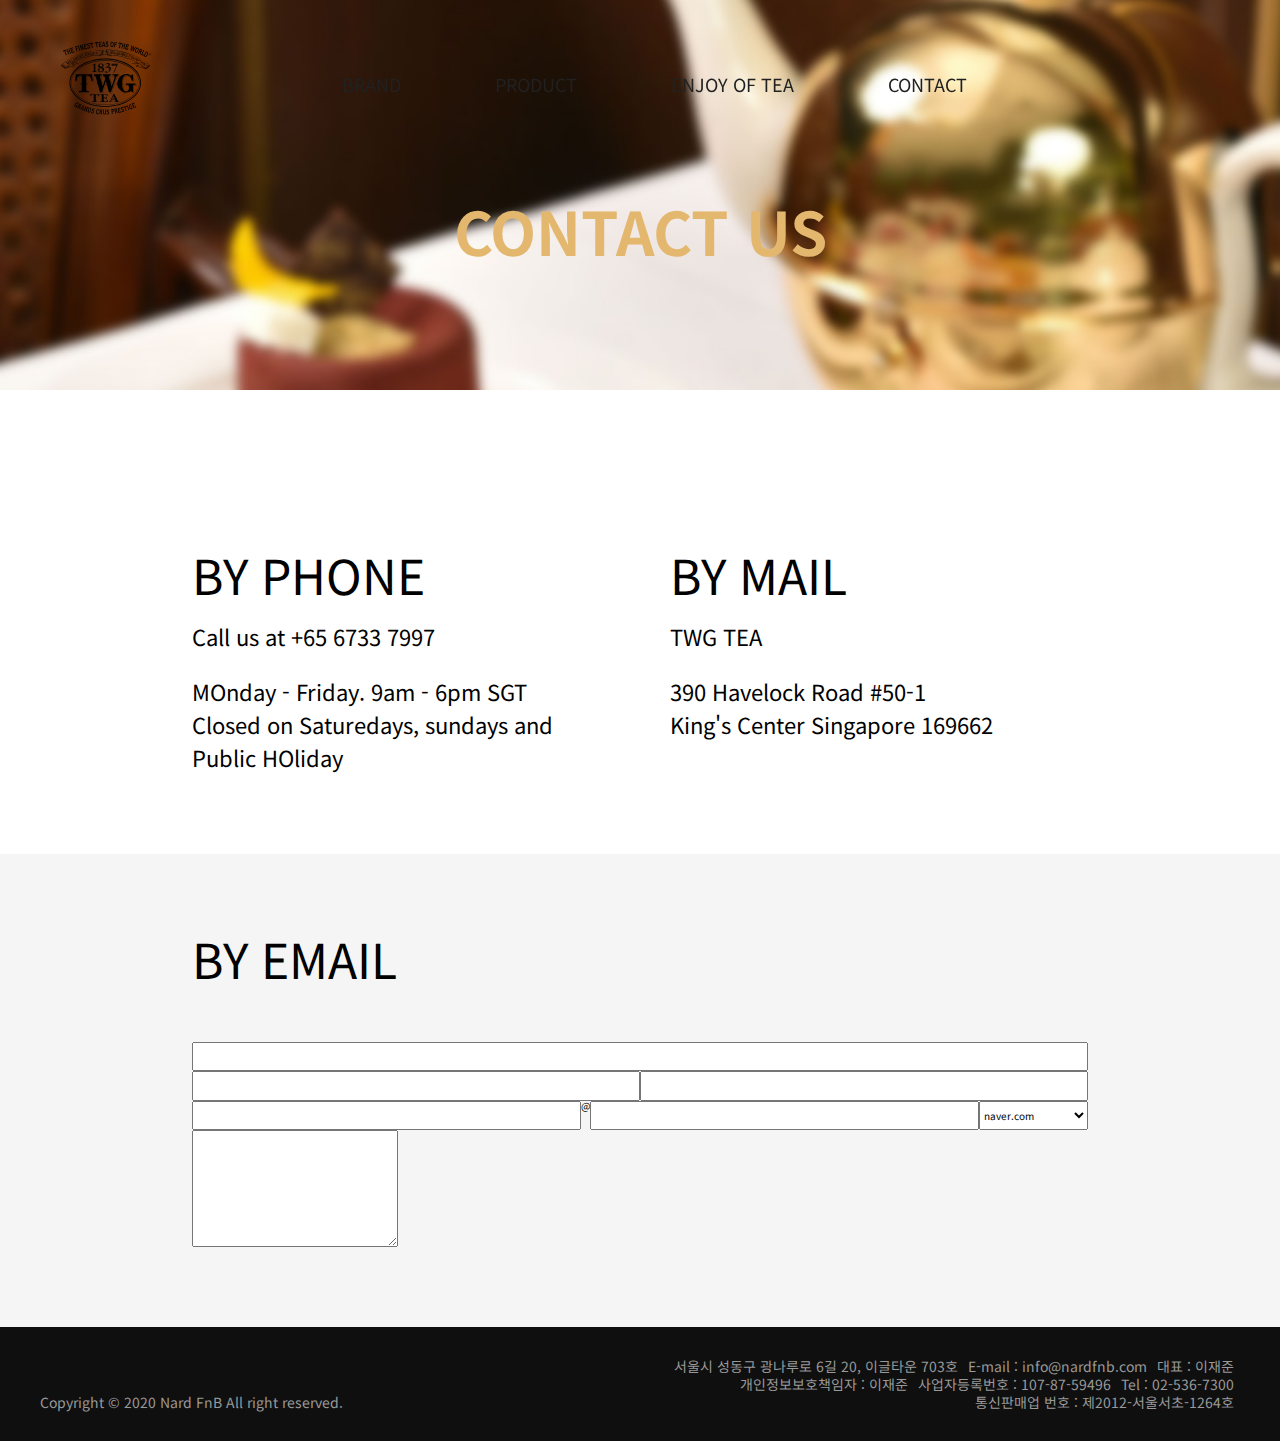
<file: contact.html>
<!DOCTYPE html>
<html lang="ko">
<head>
    <meta charset="UTF-8">
    <meta name="viewport" content="width=device-width, initial-scale=1.0, shrink-to-fit=no">
    <link rel="stylesheet" href="css/normalize.css">
    <link rel="stylesheet" href="css/twg.css">
    <link rel="stylesheet" href="css/sub.css">
    <link rel="stylesheet" href="css/contact.css">
    
    <script src="js/jquery-3.3.0.min.js"></script>
    <script src="js/header.js"></script>
    
    
    
    
    
    <!--css 애니메이션 x 나중에 js 로 추가-->
    <title>TWG</title>
</head>
<body class="contact">
	<header class="clear <!--on scr-->">
		<h1><a href="index.html"><img src="img/TWG_logo.svg" alt="TWG Tea home"></a></h1>
		<nav>
			<h2 class="blind">주메뉴</h2>
			<button type="button" class="mobile <!--close-->">
				<span>메뉴</span>
				<span></span>
				<span></span>
			</button>
			<ul class="gnb clear">
				<li><a href="brand.html"><span>BRAND</span></a>
					<ul class="sub">
            <li><a href="brand.html"><span>About</span></a></li>
						<li><a href="brand.html"><span>Location</span></a></li>    
          </ul>
        </li>
				<li><a href="product.html"><span>PRODUCT</span></a></li>
        <li><a href="#"><span>ENJOY OF TEA</span></a>
          <ul class="sub">
            <li><a href="#"><span>Collection</span></a></li>
            <li><a href="#"><span>How To</span></a></li>
          </ul>
        </li>
	      <li><a href="#"><span>CONTACT</span></a></li>
      </ul>
    </nav>
  </header>

  
  <div class="main">
    <h2>CONTACT US <span></span></h2>
    <p></p>
    
  </div>

  <div class="container">
    <div class="contact_by">
      <div>
        <div class="tit">BY PHONE</div>
        <p>Call us at +65 6733 7997</p>
        <p>MOnday - Friday. 9am - 6pm SGT <br> Closed on Saturedays, sundays and Public HOliday</p>
      </div>
      <div>
        <div class="tit">BY MAIL</div>
        <p>TWG TEA</p>
        <p>390 Havelock Road #50-1 <br> King's Center Singapore 169662</p>
      </div>
    </div>

    <div class="ct_form">
      <div class="inwrap">
        <div class="tit">BY EMAIL</div>
        <p><input type="text" name="title" id="subject"></p>
        <p><input type="text" name="name" id="name"> <input type="number" name="phoneNumber" id="phoneNumber"></p>
        <p>
          <input type="email" name="" id="emailId">@<input type="text" name="emailCustom" id="emailCustom">
          <select name="emailCom" id="emailCom">            
            <option value="naver.com">naver.com</option>
            <option value="gmail.com">gmail.com</option>
            <option value="1">Direct email entry</option>
          </select>
        </p>
        <p><textarea name="content" id="content" rows="10"></textarea></p>
      </div>
    </div><!-- ct_form END -->


  </div>
  

  <footer class="clear">
    	<div class="clear">
    		<span>서울시 성동구 광나루로 6길 20, 이글타운 703호</span>
				<span class="pc"><a href="mailto:info@nardfnb.com">E-mail : info@nardfnb.com</a></span>
				<span>대표 : 이재준</span>
				<span class="pc">개인정보보호책임자 : 이재준</span>
				<span>사업자등록번호 : 107-87-59496</span>
				<span><a href="tel:02-536-7300">Tel : 02-536-7300</a></span>
				<span class="pc">통신판매업 번호 : 제2012-서울서초-1264호</span>
    	</div>
    	<div><p>Copyright © 2020 Nard FnB All right reserved.</p></div>
    </footer>
</body>
</html>
</file>
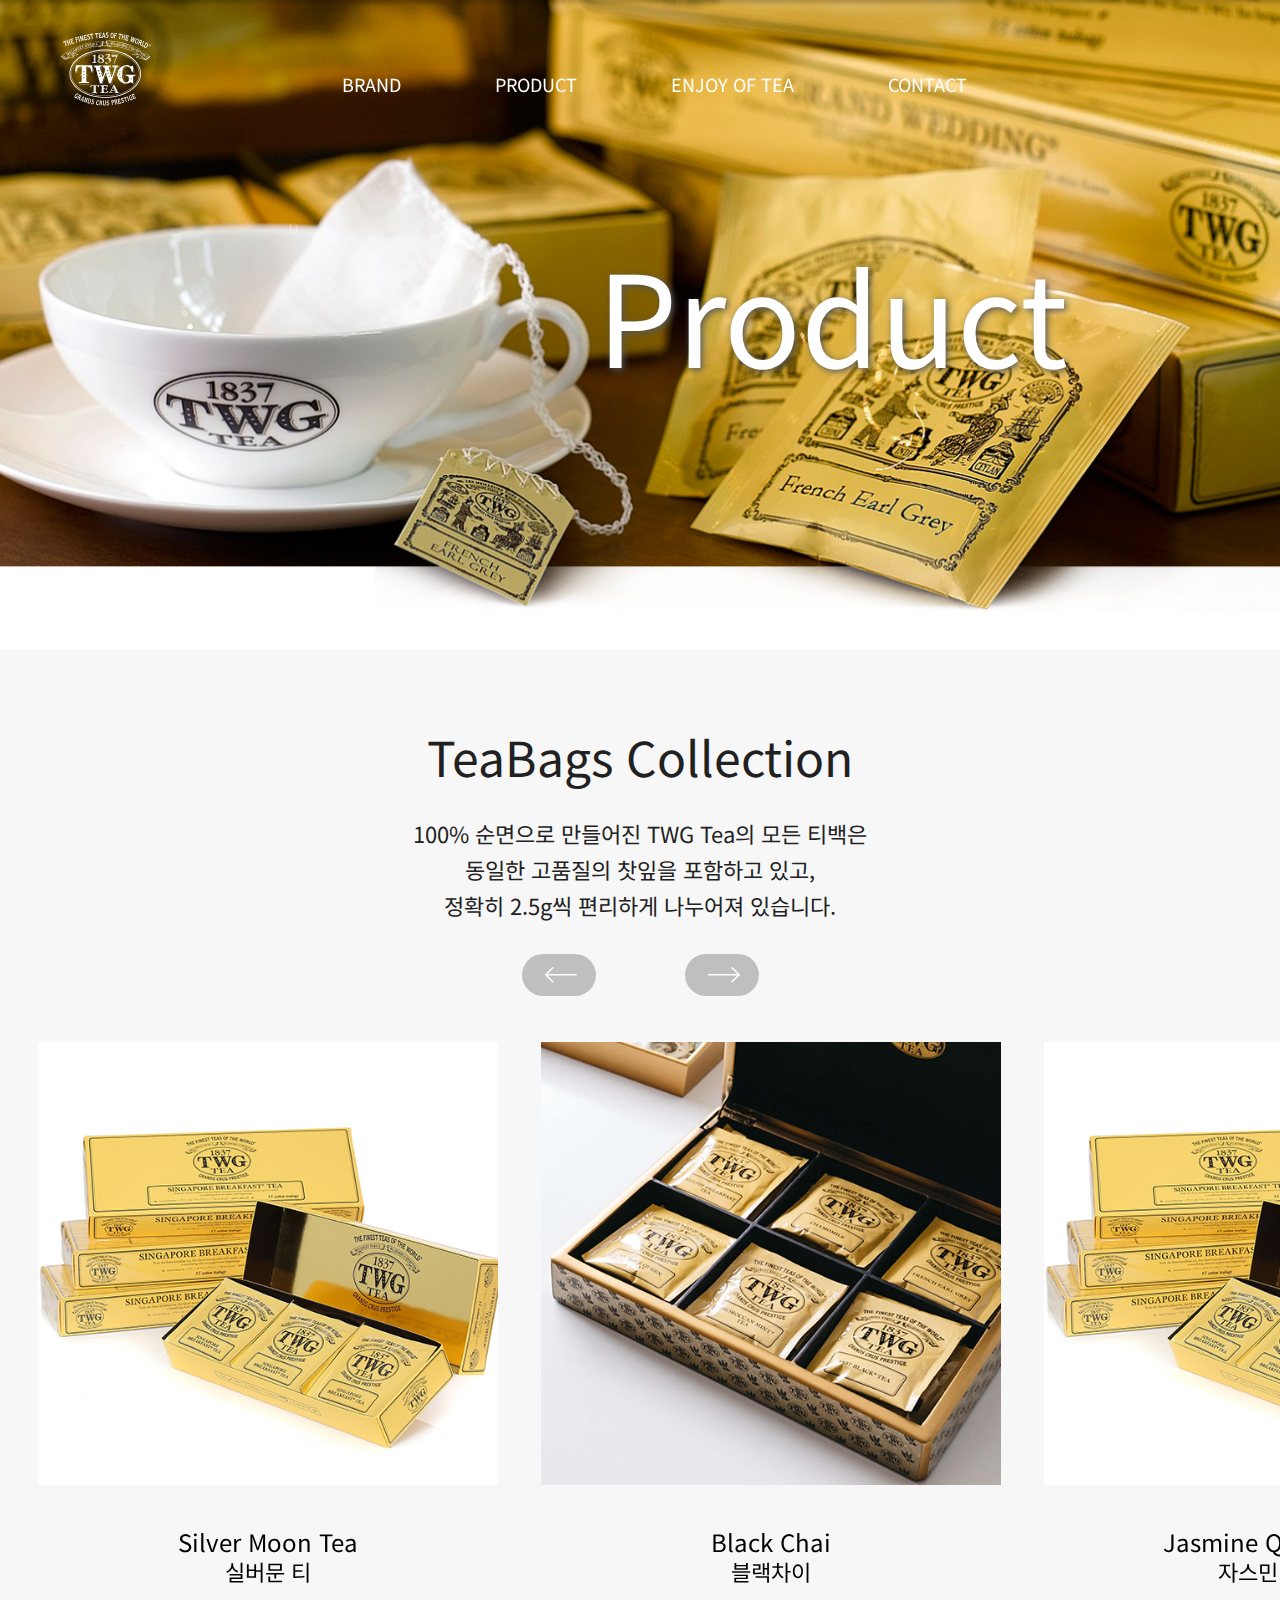
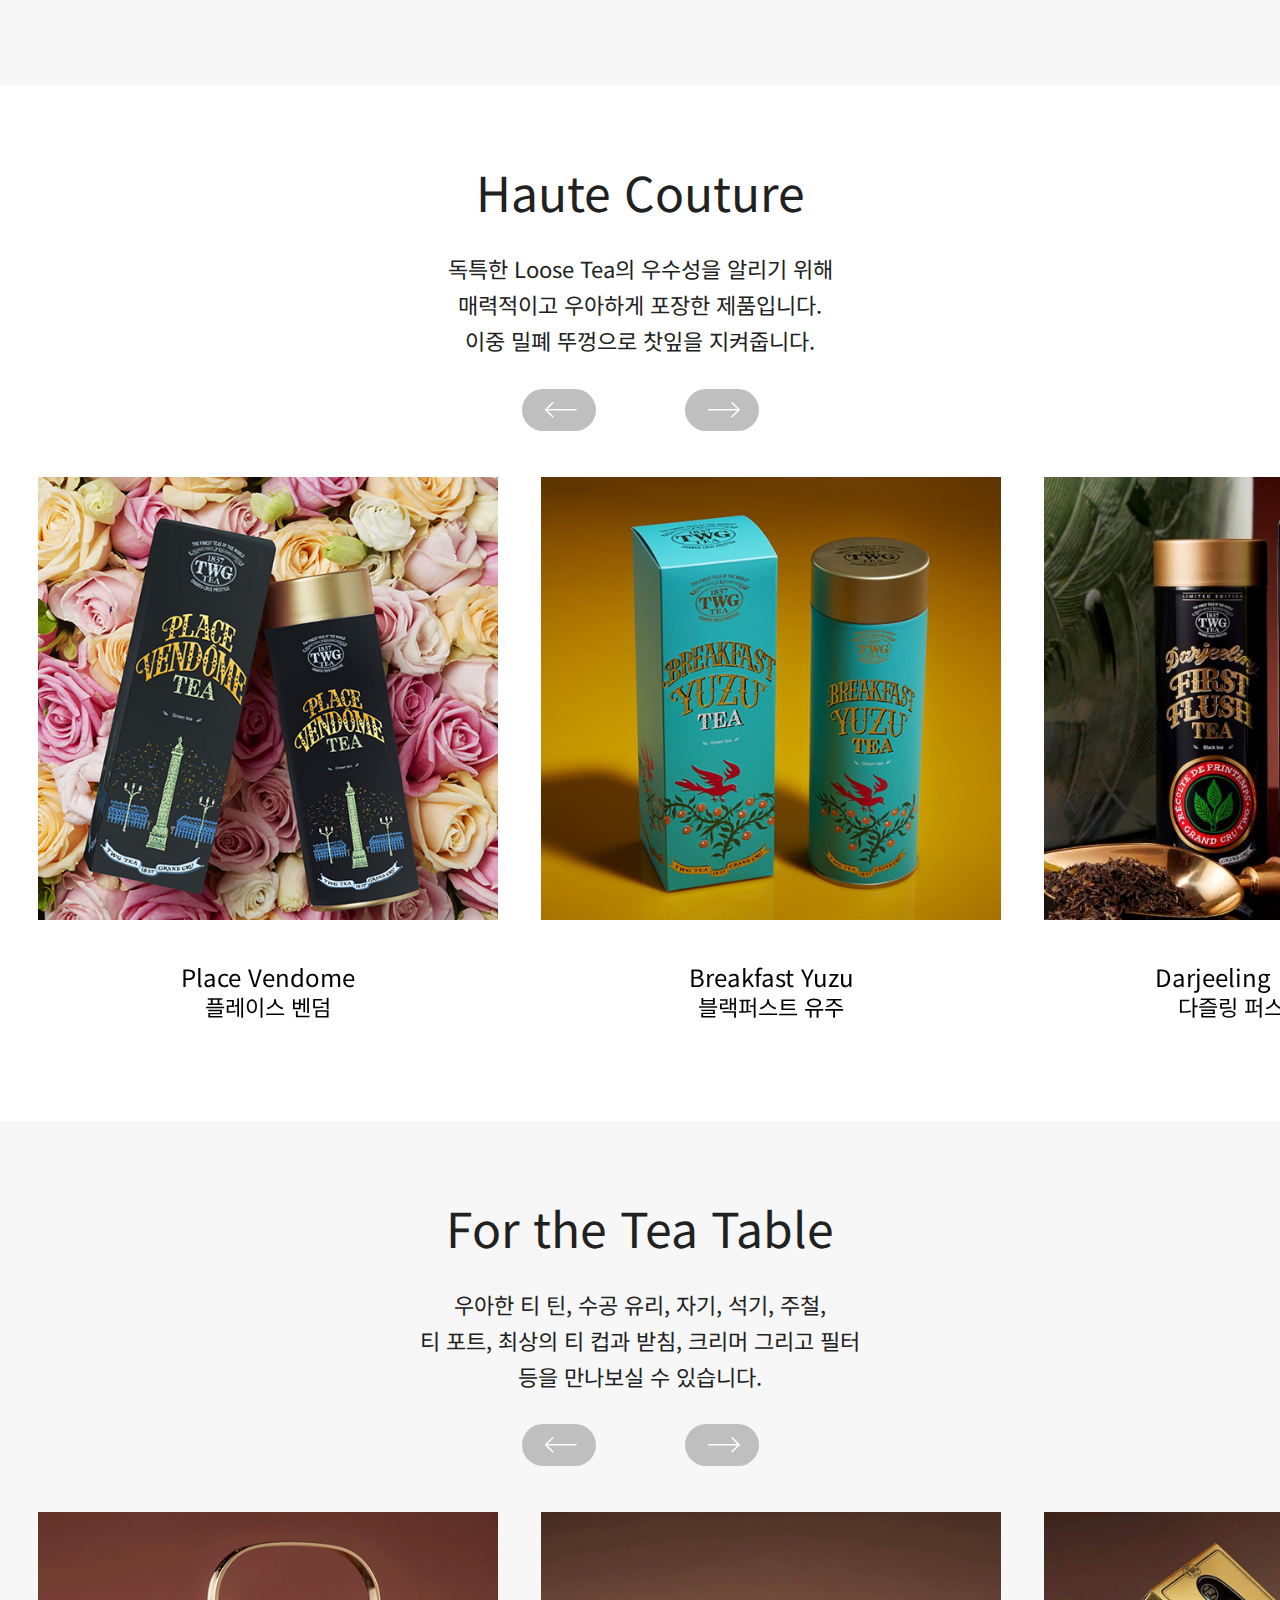
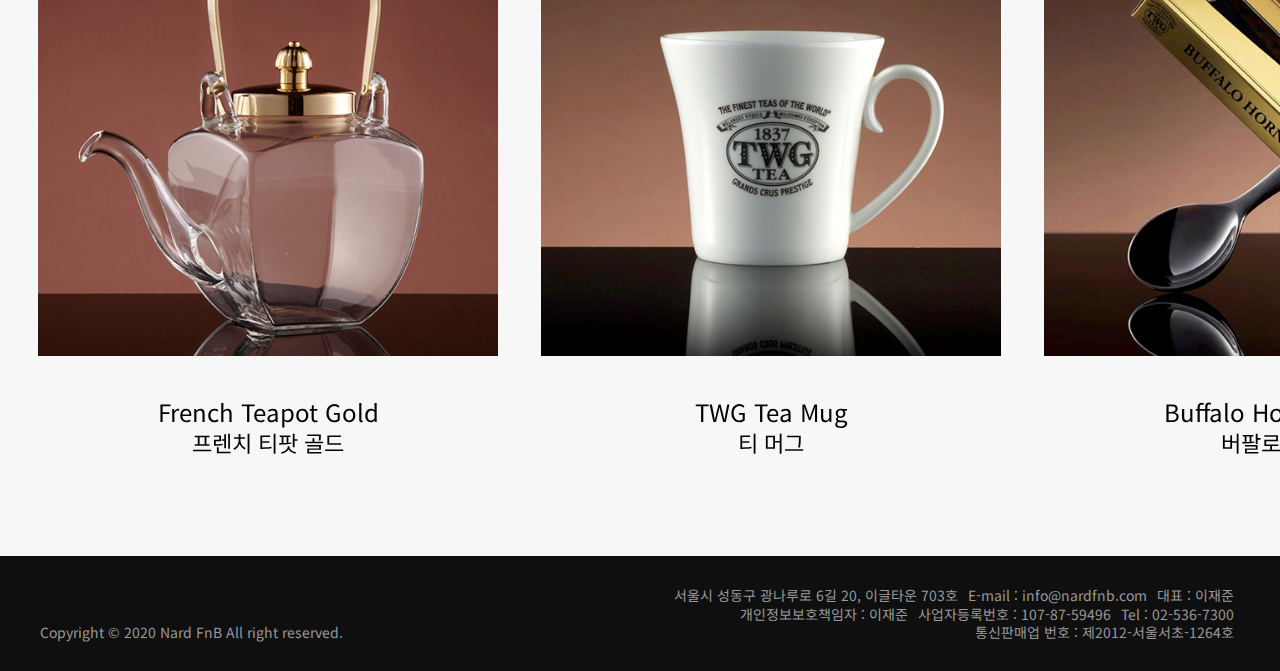
<file: product.html>
<!DOCTYPE html>
<html lang="ko">
<head>
    <meta charset="UTF-8">
    <meta name="viewport" content="width=device-width, initial-scale=1.0, shrink-to-fit=no">
    <link rel="stylesheet" href="css/normalize.css">
    <link rel="stylesheet" href="css/swiper.min.css">
    <link rel="stylesheet" href="css/twg.css">
    <link rel="stylesheet" href="css/sub.css">
    
    <script src="js/jquery-3.3.0.min.js"></script>
    <script src="js/swiper.min.js"></script>
    <script src="js/header.js"></script>
    <script src="js/product.js"></script>
    
    <title>TWG</title>
    
</head>
<body class="product">
	<header class="clear <!--on scr-->">
		<h1><a href="index.html"><img src="img/TWG_logo_white.svg" alt="TWG Tea home"></a></h1>
		<nav>
			<h2 class="blind">주메뉴</h2>
			<button type="button" class="mobile <!--close-->">
				<span>메뉴</span>
				<span></span>
				<span></span>
			</button>
			<ul class="gnb clear">
				<li><a href="brand.html"><span>BRAND</span></a>
					<ul class="sub">
            <li><a href="brand.html"><span>About</span></a></li>
						<li><a href="brand.html"><span>Location</span></a></li>    
          </ul>
        </li>
				<li><a href="product.html"><span>PRODUCT</span></a></li>
        <li><a href="#"><span>ENJOY OF TEA</span></a>
          <ul class="sub">
            <li><a href="#"><span>Collection</span></a></li>
            <li><a href="#"><span>How To</span></a></li>
          </ul>
        </li>
				<li><a href="#"><span>CONTACT</span></a></li>
      </ul>
    </nav>
  </header>
  <div class="main">
    <h2>Product</h2>
  </div>
 
  <div class="TbagWrap">
    <div class="textBox">
      <h2>TeaBags Collection</h2>
      <p>100% 순면으로 만들어진 TWG Tea의 모든 티백은<br> 동일한 고품질의 찻잎을 포함하고 있고,<br> 정확히 2.5g씩 편리하게 나누어져 있습니다.</p>
      <button type="button" class="prev">prev</button>
      <button type="button" class="next">next</button>
    </div>
    <div class="sliderWrap swiper-container">
     <div class="swiper-wrapper">
      <div class="slidebox box1 swiper-slide">
        <a href="#"><img src="img/tea-bag-1.jpg" alt="Sliver Moon Tea"></a>
        <span>Silver Moon Tea<span>실버문 티</span></span>
      </div>
      <div class="slidebox box2 swiper-slide">
        <a href="#"><img src="img/tea-bag-2.jpg" alt="Black Chai"></a>
        <span>Black Chai<span>블랙차이</span></span>
      </div>
      <div class="slidebox box3 swiper-slide">
        <a href="#"><img src="img/tea-bag-1.jpg" alt="Jasmine Queen Tea"></a>
        <span>Jasmine Queen Tea<span>자스민 퀸 티</span></span>
      </div>
     </div>
    </div>  
  </div>
  <div class="HC">
    <div class="textBox">
      <h2>Haute Couture</h2>
      <p>독특한 Loose Tea의 우수성을 알리기 위해 <br>매력적이고 우아하게 포장한 제품입니다. <br>이중 밀폐 뚜껑으로 찻잎을 지켜줍니다.</p>
      <button type="button" class="prev">prev</button>
      <button type="button" class="next">next</button>
    </div>
    <div class="sliderWrap swiper-container">
     <div class="swiper-wrapper">
      <div class="slidebox box1 swiper-slide">
        <a href="#"><img src="img/HC-1.jpg" alt="Place Vendome"></a>
        <span>Place Vendome<span>플레이스 벤덤</span></span>
      </div>
      <div class="slidebox box2 swiper-slide">
        <a href="#"><img src="img/HC-2.jpg" alt="Breakfast Yuzu"></a>
        <span>Breakfast Yuzu<span>블랙퍼스트 유주</span></span>
      </div>
      <div class="slidebox box3 swiper-slide">
        <a href="#"><img src="img/HC-3.jpg" alt="Jasmine Queen Tea"></a>
        <span>Darjeeling First Flush<span>다즐링 퍼스트 플러시</span></span>
      </div>
    </div>
   </div>
  </div>
  <div class="Ttable">
    <div class="textBox">
      <h2>For the Tea Table</h2>
      <p>우아한 티 틴, 수공 유리, 자기, 석기, 주철, <br>티 포트, 최상의 티 컵과 받침, 크리머 그리고 필터 <br>등을 만나보실 수 있습니다.</p>
      <button type="button" class="prev">prev</button>
      <button type="button" class="next">next</button>
    </div>
    <div class="sliderWrap swiper-container">
     <div class="swiper-wrapper">
      <div class="slidebox box1 swiper-slide">
        <a href="#"><img src="img/tea-table-1.jpg" alt="French Teapot Gold"></a>
        <span>French Teapot Gold<span>프렌치 티팟 골드</span></span>
      </div>
      <div class="slidebox box2 swiper-slide">
        <a href="#"><img src="img/tea-table-2.jpg" alt="TWG Tea Mug"></a>
        <span>TWG Tea Mug<span>티 머그</span></span>
      </div>
      <div class="slidebox box3 swiper-slide">
        <a href="#"><img src="img/tea-table-3.jpg" alt="Buffalo Horn Scoop"></a>
        <span>Buffalo Horn Scoop<span>버팔로 스쿱</span></span>
      </div>
     </div>
    </div>
  </div>

  <footer class="clear">
    	<div class="clear">
    		<span>서울시 성동구 광나루로 6길 20, 이글타운 703호</span>
				<span class="pc"><a href="mailto:info@nardfnb.com">E-mail : info@nardfnb.com</a></span>
				<span>대표 : 이재준</span>
				<span class="pc">개인정보보호책임자 : 이재준</span>
				<span>사업자등록번호 : 107-87-59496</span>
				<span><a href="tel:02-536-7300">Tel : 02-536-7300</a></span>
				<span class="pc">통신판매업 번호 : 제2012-서울서초-1264호</span>
    	</div>
    	<div><p>Copyright © 2020 Nard FnB All right reserved.</p></div>
    </footer>
</body>
</html>
</file>
<file: css/twg.css>
@charset "utf-8";
@import url('https://fonts.googleapis.com/css?family=Noto+Sans+KR|Noto+Serif+KR&display=swap');
/*font-family: 'Noto Sans KR', sans-serif;font-family: 'Noto Serif KR', serif;*/

/* reset css */

*{margin:0; padding:0; box-sizing: border-box}
ul{list-style: none;}
a{text-decoration: none;}
html{font-size: 0.625em; /* 10px */}
body{font-family:'Noto Sans KR', sans-serif; line-height: 1;}

.blind {display: none;}
.clear:after {content: ""; display: block; clear: both;}
.pc {display: none;}

img {width:10px;}


/*header*/
header {
	position: fixed; top: 0; left: 0;
	width:100%;
  z-index: 3;
}
h1{
	position: fixed;  top: 18px; left: 6.67%; 
	width:60px; margin:0; padding:0; z-index: 3;
	transition:width .2s;
}
h1 img {width:100%;}
h1 a {display: block;}

nav button {
	position: fixed; top: 35px; right:8.8%;
	width: 40px ; height: 28px;
	background-color:transparent; border:none;
	text-indent: -9999px; z-index: 3;
}
nav button span {
	display:block;
	width:100%; height: 6px;
	background-color: black; border-radius: 10px;
}
nav button span:nth-child(1), nav button span:nth-child(3){
  transform: rotate(0deg);
    transition-duration: .3s;
}
nav button span:nth-child(2){
	margin: 5px 0;
}
.close span:nth-child(1){
	position:absolute; 
  transform: rotate(45deg);
	transition-duration:.3s;
}
.close span:nth-child(2) {
	display: none;
}
.close span:nth-child(3){
	transform: rotate(-45deg);
	transition-duration:.3s;
}

.gnb {
	position:absolute; left:100%;
  width:100%;
	padding: 110px 0; 
	text-align: center;
	background: rgba(255,255,255,.95);
  transition-duration: .4s;
}
.gnb.on {
  left:0;
}
.gnb a {
	padding:15px; display:inline-block;
	font-size:3em; color:#212121;
}
.gnb > li {
	margin-bottom: 20px;
}
.gnb li ul a {
	font-size:2.4em;
}
.gnb li ul li {
	margin-top: 5px;
}
/* .main */
.main {
	padding-top:190px; padding-bottom: 20px; width:100%;
	background: url(../img/main-bg.jpg) no-repeat; background-size: auto 120%; background-position:center -9px;
}

.mainLogo {
	margin:0 auto;
	width:40%;
  animation: mainLogo 2s;
}
.mainLogo img {
	width:100%;
}
.mainsvg {
  position: absolute; top: 170px; left: 0;
  width:100%;
}
.mainsvg div{
	width:29.07%;
}
.mainsvg div:first-child {float:left; margin-left: 3.2%}
.mainsvg div:last-child {float:right; margin-right: 3.2%}
.mainsvg div svg {
  width:100%;
}

.scroll {
  width:10.4%; margin:160px auto 0;
  text-align: center; font-size:1.5em;
}
.scroll span {
  display: block;
  position: relative;
  width: 26px; height: 40px; margin: 6px auto;
  border: 2px solid #000; border-radius: 30px; box-sizing: border-box;
}
.scroll span:before {
  position: absolute; top:10px; left: 50%; 
  content: "";
  width: 4px; height: 6px; margin-left: -2px;
  background: #000; border-radius: 30px; box-sizing: border-box;
  animation: scrollicon 1s infinite;
}
.scroll span:after {
  position: absolute;
  bottom: -12px; left: 50%;
  content: '';
  width: 16px; height: 16px; margin-left: -8px;
  border-right: 2px solid #000;  border-bottom: 2px solid #000;  box-sizing: border-box;
  transform: rotate(45deg);
}
@keyframes scrollicon {
  0% {
    transform: translate(0);
    opacity:1;
  }
    40% {
    opacity: 1;
  }
  80% {
    transform: translate(0, 10px);
    opacity: 0;
  }
  100% {
    opacity: 0;
  }
}
/* bestT */
.bestT {
  width:100%;  padding: 48px 0;
  background-color:rgba(255,236, 222, .2);
  overflow: hidden;
}
.bestT .wrap div:first-child {
  position:relative; width: 89.33%; height:325px; margin: 0 auto;
  overflow: hidden; max-width:430px;
  box-shadow: -2px 2px 9px 0px rgba(0,0,0,0.35);
  transform: translateX(-200px); transition-duration: .2s;
}
.bestT .wrap div:first-child.scrollOn{
  transform: translateY(0);
}
.bestT .wrap div:first-child img {
  position: absolute; bottom:50%;
  width:100%; margin-bottom:-50%;
}
.bestT .textBox {
  width:100%; margin:0 auto; padding:35px 10.13% 0;
  text-align: center;  
}
.bestT .textBox h2 {
  font-size: 1.8em; font-weight: normal;
  transform: translateX(300px);transition-duration: .4s;
}
.bestT .textBox h2.scrollOn{
  transform: translateY(0);
}
.bestT .textBox p, .bestT button {
  transform: translateX(300px);
}
.bestT .textBox p.scrollOn, .bestT button.scrollOn {
  transform: translateX(0px);
}
.bestT .textBox p:nth-of-type(1){
  font-size: 2.3em; line-height: 1.3;
  transition-duration:.4s;
}
.bestT .textBox p:nth-of-type(2){
  margin-top:15px; margin-bottom: 31px;
  font-size: 1.3em; line-height: 1.46;
  transition-duration:.4s;
}
.bestT button {
  padding: 12px 18px;
  border:none; background: #f0751d; color:#fff;
  font-size: 1.5em;
  transition-duration:.7s;
}
/* pager */
.pager {
  display: none;
}
/* slider */
.slider {
  width:100%; padding: 44px 0 134px;
  overflow: hidden;
  font-size: 1.8em; text-align: center; line-height: 1.3;
}
.GW, .JU, .more {
  width:58.67%; margin: 0 auto; max-width:305px;
}
.GW > div, .JU > div, .more > div {
  width:100%; height: 220px; margin-top:14px;
  overflow: hidden;
  box-shadow: -2px 2px 9px 0px rgba(0,0,0,0.35);
}
.GW > div a, .JU > div a, .more > div a {
  position: relative;
  display: block; width:100%; height:100%;
}
.GW > div a img, .JU > div a img, .more > div a img {
  width:100%;
}
.slider .JU, .slider .more { display:none;}

.slider .GW img{
  position:absolute; bottom:50%; left: 50%; margin-left:-58%; margin-bottom:-58%;
  width: 110%; height: auto;
}
.slider .JU img {
  position:absolute; top: 0; left: 50%; margin-left: -190px;
  height: 100%; width: auto;
}
.slider .more img {
  position: absolute; top: -20px; left: 50%;
  height: 120%; width: auto; margin-left:-197px;
}

/* content */
.content {
  position: relative;
  width:100%; overflow:hidden;
}
.content h2 {
  font-size: 3.3em; font-weight: normal; line-height: 1.2;
}
.finestT {padding-bottom: 312px;}
.finestT h2 {
  display: block; width:100%; padding-right: 12.92%; margin-bottom: 32px;
  text-align: right;
  font-weight: normal;
  transform: translateX(200px); transition-duration: .8s;
}
.finestT h2.scrollOn {
  transform: translate(0);
}
.finestT h2 span {
  display: block; margin-right: 42px ;
}
.finestT p {
  width: 58.4%; margin:0 6% 0 auto;
  font-size: 1.3em; line-height: 1.46;
  transform: translateX(200px); transition-duration: 1s;
}
.finestT p.scrollOn {
  transform: translate(0);
}
.finestT a {
  position: absolute; width: 53.33%; top: 222px; left: 44%;
}

.finestT a.scrollOn svg .a{
  animation: contentsSVG 2s forwards; 
  animation-delay: 1s;
}

.finestT div img:first-child {
  position:absolute; left:-45%; top:50px; width: 100%;
  z-index: -1;
  transform: translateX(-200px); transition-duration: 1.2s;
}
.finestT div img:last-child {
  position: absolute; left: -20%; top: 112px;
  width: 60%;
  transform: translateX(-100px); transition-duration: 1s;
  z-index: -2;
}
.finestT div img:first-child.scrollOn, .finestT div img:last-child.scrollOn{
  transform: translate(0);
}
.enjoyT {
  position: relative;
  padding-bottom: 300px;
}
.enjoyT h2{
  display: block; margin-bottom: 32px;
  text-align: center;
  transform: translateY(100px); transition-duration: 1.2s;
}
.enjoyT p {
  width: 58%; margin: 0 auto;
  font-size: 1.3em; text-align: center;  line-height: 1.46;
  transform: translateY(100px); transition-duration: 1.6s;
}
.enjoyT h2.scrollOn, .enjoyT p.scrollOn{
  transform: translate(0);
}
.enjoyT a {
  position: relative; top: 35px; left: 3.47%;
  display: block;
  width:72% ;
}
.enjoyT a.scrollOn svg .a{
  animation: contentsSVG 2s forwards; 
  animation-delay: 1s;
}
.enjoybg img:first-child{
  position: absolute; top: -220px; right: -75px;
  width: 273px;
  transform: translateX(200px); transition-duration: 1s;
  z-index: -1;
}
.enjoybg img:last-child{
  position: absolute; top:269px; right:-17px; 
  width: 96%; max-width:540px; 
  transform: translateX(-300px); transition-duration: .8s;
  z-index: -1;
}
.enjoybg img:first-child.scrollOn{ transform: translate(0);} 
.enjoybg img:last-child.scrollOn{transform: translate(0);}
/* conect */
.conect {
  position: relative;
  width: 100%; height:490px; padding-top:162px;
  background: url(../img/contect-bg.jpg) no-repeat; 
  background-size: cover;
  background-position: center;
}
.conect h2 {
  position:absolute; width: 100%; margin-top:43px;
  font-size: 3.6em; text-align: center; font-weight: normal;
  z-index: 1;
}
.conect .line {
  width:100%; height: 165px;
  background: rgba(255,255,255,.3);
  transform: translateX(-100%); transition-duration: .6s;
}
.conect button {
  position:absolute; top: 290px; left: 50%; margin-left:-46px;
  width:92px; height:30px; 
  background: transparent;
  border:none; cursor: pointer;
}
.conect .line.scrollOn {
  transform: translate(0);
}
.conect .svgb, .conect .svga {
  position:absolute; top: 93px; left: 50%; margin-left: -140px;
}
.conect .svgb {
	display: none;
}
.svga path#C { 
	fill: transparent; stroke:#F6CF7F; stroke-width: 0;
	stroke-dashoffset: 0; stroke-dasharray: 1800;
}
.svga.scrollOn path#C {
	animation: Cline 2s linear forwards;
	animation-delay: .4s;
}





/* footer */
footer {
  width:100%; height:75px;
  margin-top: 32px; padding: 13px 37px;
  background:#0f0f0f; color:#999; text-align: center; font-size:1.1em; line-height: 1.6;
}
footer div {margin:0 auto;}
footer div span {display: inline-block;}
footer div span:after {content: " "; clear: both; margin: 0 3px}
footer div:last-child {margin:0 auto;}
footer a {text-decoration: none; color: #999;}










@media only screen and (min-width: 768px){ 
	h1{
		width:96px; top:22px; left:4.53% 
	}
	nav button {
	top: 58px; right:6.12%;
}
	.gnb {
    padding: 146px 0; 
    text-align: center;
    background: rgba(255,255,255,.95);
  }
  .gnb a {
		position:relative;
    font-size: 2.4em;
  }
	.gnb li span {
		position:relative; z-index: 1;
	}
	.gnb li a:before {
		width:0;
		height:30%;
		background:#f6cf7f; 
		content:"";
		position: absolute; bottom: 25%; left: 50%;
		transform:translate(-50%);
		transition: all 0.1s;
	}
	.gnb li a:hover::before  {
		width:90%;
	}
  .gnb > li {
    margin-bottom: 30px;
  }
  .gnb li ul li {
	  margin-top: 5px;
  }
  .gnb li ul a {
    font-size: 2em;
  }
  
  /* .main */
  .main {
    padding-top: 340px; padding-bottom: 98px;
    background-size: auto 1360px; background-position: center -105px;
  }
  .mainLogo {
    width: 36.85%;
  }
  .mainsvg {
    position: absolute; top: 300px; left: 0;
    width:100%;
  }
  .mainsvg div{
    width:24.48%;
  }
  .mainsvg div:first-child {float:left; margin-left: 4.43%}
  .mainsvg div:last-child {float:right; margin-right: 4.43%}
  
  .scroll{
    width:5.98%;
    font-size: 1.8em;
    margin-top:200px;
  }
  .bestT {
    width:100%;  padding: 245px 4.5% 215px;
    background: url(../img/best-tea-bg.jpg) no-repeat;
    background-size:cover; background-position:center;
  }
  .bestT .wrap div:first-child {
    float:left; width: 45%; height: 400px; margin:0 4% ;
  }
  .bestT .wrap div:first-child img {
    left:50%; margin-left:-70%; 
    width:130%; margin-bottom:-70%;
    
  }
  .bestT .textBox {
    float:left;
    width:40%; padding: 6% 0; margin: 0 3.5%;
    text-align: center;  
  }
  .bestT .textBox h2, .bestT .textBox p:nth-of-type(1){
    font-family: 'Noto Serif KR';
  }
  .bestT .textBox h2 {
    font-size: 2.8em; font-weight: normal;
  }
  .bestT .textBox p:nth-of-type(1){
    font-size: 3.4em; line-height: 1.8;
  }
  .bestT .textBox p:nth-of-type(2){
    font-size: 1.6em; margin-bottom:40px;
  }

  .bestT button {
    padding: 16px 25px;
    font-size: 2em;
    font-family: 'Noto Serif KR';
  }
	.bestT button:hover {
		background-color:#b43a0f;
	}
  .slider {
    padding-top: 156px;
    font-size: 3.6em; line-height: 1.3;
    
  }
  .GW, .JU, .more {
    width:57.3%; margin: 0 auto;
    max-width:440px;
  }
  .GW > div, .JU > div, .more > div {
    height:440px; margin-top: 28px; text-align: unset;
  }
  
  .slider .JU img {
    top: 0; left:50%; margin-left:0;
    max-width: 800px;
    width: 180%; height: auto; min-height: 100%;
    transform: translateX(-50%);
  }
  .slider .more img {
    position: absolute; top: 0; left: 46%;
    height: 105%; width: auto; margin-left:0;
    transform: translateX(-50%);
  }
  
  .slider .slick-prev, .slick-next {
    margin-top: 15px;
  }
  .slider .slick-track {
    padding-bottom: 10px;
  }
  .slider .slick-dots {
    bottom: 100px;
  }
	
	.content {
		padding-top: 196px;
		font-family: 'Noto Serif KR', serif;
	}
  .content h2 {
  	font-size: 6em; line-height: 1.2;
	}
	.finestT {padding-bottom: 620px;}
	.finestT h2{
		padding-right: 7.81%
	}
	.finestT h2 span{
		margin-right: 20.18%;
	}
	.finestT p {
		width: 43.62%; margin-right: 7.81%;
		font-size: 1.8em; line-height: 1.33;
		
	}
	.finestT a {
  	width: 52.08%; top: 525px; left: 44%;
	}
  .finestT div img:first-child {
  	right:51%; left: auto; top:91px; width: 100%; max-width:800px;
  	z-index: -1;
	}
	.finestT div img:last-child {
   position: absolute; left: auto; right:58.59%; top: 145px;
   width: 60%; max-width:450px;
	}
	.enjoyT{
		padding-bottom: 620px;
	}
	.enjoyT h2{
		margin-bottom: 47px;
	}
	.enjoyT p{
		font-size: 2.2em;
	}
	.enjoyT a{
		left: 1.82%; top: 87px;
		width:70.31%; 
	}
	.enjoybg img:first-child{
		top:-352px; right:-158px; width: 545px; 
	}
	.enjoybg img:last-child{
		top:552px;
		max-width:none; width:720px; 
	}
	.conect {
    height:820px; padding-top:244px;
    overflow: hidden;
  }
  .conect h2 {
    width: 100%; margin-top:80px;
    font-size: 6em; line-height: 1.2; font-family: 'Noto Serif KR', serif;
    z-index: 1;
  }
  .conect .line {
    position: relative;
    height: 330px; 
    z-index: 0; transform: translate(-100%);
  }
  .conect button {
    position:absolute; top: 490px; margin-left:-92px;
    width:185px; height:40px; 
  }

  .conect .svgb, .conect .svga {
    top: 106px; margin-left: -280px;
    width:560px; height: 650px;
  }

/* footer */
  footer {
    width:100%; height:auto;
    margin-top: 0; padding: 30px 120px;
    font-size:1.4em; line-height: 1.3;
  }
  footer div span {display: inline-block;}
  footer .pc {display:inline-block;}
  footer div:last-child {margin:15px auto 0;}
	
	
}


@media only screen and (min-width:1024px){
	body {overflow-x:hidden;}
	
	header.on {}
  header.on .gnb li ul{
    display: block;
  }
	header.scr{
		background: rgba(255,255,255,0.8);
	}
  h1 {
    top:30px;
  }
  
  nav button {
    display:none;
  }
  .gnb {
    position:static;
    display:block; float:left; padding: 70px 0 0 25%;
    background-color:transparent;
    transition-duration:0s;
  }
  .gnb a {
    font-size: 1.8em; padding:5px 22px; 
  }
  .gnb > li {
	  float:left; margin-right:50px
  }
  .gnb > li > a {
    margin-bottom:20px;
  }
	.gnb li a:before {
		height:40%;
	}
  .gnb li ul {
    display:none;
    padding-bottom: 15px;
  }
  .gnb li ul.show{
    display:block;
  }
  .gnb li ul li {
    margin-top:10px;
  }
  .gnb li ul li a {
    padding:5px 10px;
  }
	
	/* navigation scroll css */
	.scr.on .gnb {
		padding-bottom: 30px;
	}
	.scr.on h1 {
		top: 15px;
	}
	.scr h1 {
		top: 0; width: 73px;
	}
	.scr .gnb {
		padding: 25px 0 5px 36%;
	}
	.scr .gnb a {
		font-size: 1.6em;
	}
	.scr .gnb > li {
		margin-bottom: 0; margin-right:30px;
	}
  
  .main {
    padding:340px 0 93px ; 
    background-size: auto 1340px;
    background-position: center -100px;
  }
  .mainLogo{
    width:27.64%;
  }
  .mainsvg {
    top: 305px;
  }
  .mainsvg div{
    width:18.36%;
  }
  .mainsvg div:first-child {float:left; margin-left: 15.82%}
  .mainsvg div:last-child {float:right; margin-right: 15.82%}
  
  .scroll {
    margin-top:170px;
  }
	.bestT{
		padding: 220px 0 190px;
	}
	.bestT .wrap {
		max-width:1024px; margin:0 auto;
	}
	.bestT .wrap div:first-child{
		width:460px; height:560px; margin:0 4.1% 
	}
	.bestT .textBox {
		padding-top: 100px
	}
  .pager {
    display: block; float:left;
    position: sticky; top:0; left:0;
    width: 1080px; padding-right: 850px;
    font-size: 2em; z-index: 2;
    transform: rotate(-90deg) translate(0, -470px);
  }
  .pager button {
    display: inline-block;
    width: 10px; height:10px; margin-right: 12px;
    background:#dae6df; border-radius: 10px; border:none;
    cursor: pointer;
  }
  .pager button a {
    width:100%; height:100%;
  }
  .pager button.on {
    background:#f0751d;
  }
  .pager ul {
    float:right; margin-top:3px; 
  }
  .pager ul li {
    display:none;
  }
  .pager ul li:last-child{
    color: #000;
  }
  .pager ul li.on {
    display:block;
  }
  
  .slider {
		position:relative ; width: 1024px; height:900px;
    margin:0 auto; padding-top:235px;
		overflow: initial;
  }

  .GW, .JU, .more {
    position: relative; margin-top:50px;
    width:400px; max-width:none;
  }

  .GW > div, .JU > div, .more > div {
    height:400px; width: 400px; margin:0 auto; 
  }
  .GW p, .JU p, .more p {
    color: white; position: absolute; bottom:38px; left:50%; margin-left: -170px;
    text-align: left;
    z-index:1; 
  }
	.slider .JU, .slider .more {
		display:block;
	}
	.slider .JU img {
		max-width: none;
	}
	.slider .JU p {
		color: #212121;
	}
	.slider .more img {
		max-width: none; 
	}
	.slider .more p {
		color: #212121;
	}
  .slider .slick-prev, .slider .slick-next {
    left: 24%; top:52%; margin: 0;
    width: 30px; height: 30px; border-right: 3px solid #333; border-bottom: 3px solid #333; transform: rotate(135deg);
    z-index: 1;
  }
  .slider .slick-next {
    left: auto; right: 22%; transform: rotate(-45deg);
  }
  .slider .slick-track {
    padding-bottom: 10px;
  }
  .slider .slick-dots {
    bottom: 150px;
  }
  
  .content h2 {
    margin-bottom: 38px;
  }
  .finestT {
    padding-bottom: 626px;
  }
  .finestT h2{
    padding-right:11.72%;
  }
  .finestT h2 span{
    margin-right: 110px;
  }
  .finestT p{
    width:460px;
    font-size: 2.2em; line-height: 1.45;
  }
  .finestT a {
    width: 520px; top:545px; left: auto; right:6%;
  }
  .finestT div img:first-child{
    top: 70px;
    width:864px; max-width:none;
  }
  .finestT div img:last-child{
    top:200px; left: -4%;
    width: 527px; max-width: none;
  }
  .enjoyT h2{
		margin-bottom: 47px;
	}
  .enjoyT p{
		width: 36.13%;
	}
  .enjoyT a {
    left: 20%; margin-left: -180px;
    width: 710px;
  }
  .enjoybg img:first-child{
    top: -425px; 
    width:570px;
  }
  .enjoybg img:last-child{
    width: 857px; left: 50%; margin-left:-400px;
    transform: translateX(-80%);
  }
  
  footer {
    padding: 30px 40px;
    position: relative;
  }
  footer div:first-child {
    float:right; width:50%;
    text-align: right;
  }
  footer div:last-child {
    position: absolute; bottom: 30px; width:auto; 
  }
}

@media screen and (min-width:1300px){
  .gnb {
    padding: 70px 0 0 43%;
    transition-duration: .8s;
  }
  .scr .gnb {
		padding: 25px 0 5px 43%;
	}
	.scr .gnb > li {
		margin-right: 50px;
	}
  .main {
    
  }
  .mainLogo {
    width: 283px;
  }
  .mainsvg {
    top: 310px; left:50%; margin-left: -370px;
    max-width:740px;
  }
  .mainsvg div {
    width: 190px;
  }
  .mainsvg div:first-child{
    margin-left:0;
  }
  .mainsvg div:last-child{
    margin-right: 0;
  }
	
	.bestT .wrap {
		width:1024px;
	}
  
	.bestT .textBox {
		float:right;
		width: 440px;	padding: 60px 30px 62px;
		margin:25px 30px;
		background:rgba(255, 255, 255, 0.5)
	}
	.bestT .textBox h2 {
		font-size: 3em;
	}
	.bestT .textBox p:nth-of-type(1) {
		font-size: 3.6em;
	}
	.bestT .textBox p:nth-of-type(2) {
		margin-top: 45px;
		font-size: 1.8em;
	}
	.bestT .textBox span {
		display:block; margin-top: 25px;
	}
	
	.content{
		
	}
	.finestT{
		max-width: 1460px; margin: 0 auto;
		overflow: initial;
	}
	.finestT h2{
		padding-right: 220px;
	}
	.finestT h2 span{
		margin-right: 95px;
	}
	.finestT p{
		margin-right: 14%;
	}
	.finestT a{
		right:5%;
	}
	.finestT div img:last-child{
		top: 200px; left: auto; right: 65%;
	}
	
	.enjoyT {
		padding-bottom: 550px;
	}
  .enjoyT p{
		max-width: 390px;
	}
  .enjoyT a {
    left: 15%; margin-left: -150px;
  }
  .enjoybg img:last-child{
		top:400px; left: 70%; margin-left:-295px;
    transform: translateX(100%);
  } 
  
}

/* ------- slick slider ------- */

.slider .slick-prev:before, .slider .slick-next:before {
  content: "";
}

.slider .slick-prev, .slider .slick-next {
  left: 8%; margin-top: -30px;
  width: 30px; height: 30px; border-right: 3px solid #333; border-bottom: 3px solid #333; transform: rotate(135deg);
}

.slider .slick-next {
  left: auto; right: 8%; transform: rotate(-45deg);
}
.slider .slick-track {
  padding-bottom: 10px;
}
.slider .slick-dots {
  bottom: 100px;
}

@media only screen and (min-width:1024px){
  .slider .slick-prev {
    top: 55%;
    left: 23%;
  }
  .slider .slick-next {
    top: 55%; right: 21%;
  }
}





/* ------- animation keyframes ------- */




@keyframes mainLogo{
	0%{
    transform: translateY(10px);
		opacity:0;
	}
	100%{
		opacity:1;
	}
}

@keyframes contentsSVG{
  0%{
    fill: transparent; stroke: #B43A0F;
  }
  100%{
    fill: #FFC54F; stroke: #FFC54F; stroke-width: 1px; 
  }
}


@keyframes Cline {
	0%{
		stroke-width: 1px;
		stroke-dashoffset: 1800;
		fill: transparent
	}
	50%{
		stroke-width:1;
		stroke-dashoffset: 0;
		fill: transparent
	}
	65%{
		fill:#F6CF7F;
	}
	100% {
		fill: #F6CF7F; stroke-width:0;
		stroke-dashoffset: 0;
	}
}
</file>
<file: css/sub.css>
@charset "utf-8";
.brand {
  overflow-x: hidden;
}
.brand .main {
  position:relative;
  padding: 110px 0 55px;
  background: url(../img/sub-main-bg.jpg) no-repeat;
  background-position: center; background-size: 1000px;
  text-align: center; overflow: hidden;
}
.brand .main h2 {
  position:relative;
  margin-bottom: 40px;
  font-weight: normal; font-size: 3.4em;
  z-index: 1;
  animation: fadeup .8s;
}
.brand .main h2 span {
  display:block;
  margin-top:10px;
  font-size: 1.17em;
}
.brand .main p {
  position:relative;
  width: 78%;
  margin:0 auto;
  font-size: 1.4em; line-height: 1.42;
  z-index: 1;
  animation: fadeup 1s;
}
@keyframes fadeup {
  0%{
    transform: translateY(30px);
    opacity: 0;
  }
  100%{
    transform: translate(0);
    opacity: 1;
  }
}
.brand .main .svg {
  position: absolute;
  top:100px; right:60%;
  width: 400px;
}
.brand .contain {}
.box1{
  margin-top: 32px;
}
.box1 div:first-child, .box2 div:first-child, .box3 div:first-child {
  overflow: hidden; position: relative;
}
.box1 div:first-child img, .box2 div:first-child img, .box3 div:first-child img {
  position: absolute; top:50%; left: 50%;
  width: 100%; height:auto;
}
.box1 div:first-child {
  width: 94%; height: 260px; transform: translateX(-100%);
  animation: leftin 1s both;
}
@keyframes leftin {
  100%{
    transform: translate(0);
  }
}
.box1 div:first-child img{
  transform: translate(-50%, -50%);
  min-width: 375px; min-height: 284px;
}
.box1 .svg, .box2 .svg, .box3 .svg {
  width: 100px; margin: 25px auto 10px;
}
.box1 > p , .box2 > p , .box3 > p {
  width: 80%; margin: 0 auto; padding-bottom: 67px;
  font-size: 1.4em; line-height: 1.35; text-align: left;
}
.box2 {
/*  overflow: hidden;*/
}
.box2 div:first-child{
  width: 94%; height: 250px; margin-left: 6%; transform: translateX(100%); transition: .8s;
}
.box2 .topimg.scrollOn {
  animation: tras0 .8s forwards;
}
.box2 div:first-child img {
  top:auto; bottom:0; margin-left: -50%;
  min-width: 375px;
}
.box2 .svg, .box3 .svg {
  margin-bottom: 25px;
}
.box3 div:first-child {
  width:100%; height: 235px;
  position: relative; transform: translateX(-100%);
}
.box3 .topimg.scrollOn {
  animation: tras0 .8s forwards;
}
.box3 div:first-child img {
  position:absolute;
  margin-left: -50%; top: auto; bottom: 0; 
}

/* location */

.Lc {
  position:relative; padding-top: 60px; 
	overflow-x: hidden ;text-align: center;
}
.Lc > img {
  width: 40px; margin:0 auto;
}
.Lc >h2 {
  font-weight: normal; font-size: 2.4em; line-height: 1.5;
}
.Lc .store>div:first-of-type {
  position:relative; width:96%; height: 242px; margin:118px auto 30px; 
  overflow:hidden;
}
.Lc .store div:first-of-type img {
  position:absolute; width: 100%; height: auto; min-width: 400px;
	left:0; top:50%; transform: translate(0, -50%);
}

.Lc .textWrap{
  width:85%; margin:0 auto; max-width: 360px;
  position:relative; overflow: hidden;
}
.Lc .textWrap > span {
  display:block;
  font-size: 1.6em; text-align: center;
}
.Lc .line {
  position: absolute; top:30px; width: 3px; height: 190px; 
  display:inline-block; left: 0px;
  background: #ff8838;
}
.Lc .textbox {
  width: 90%; margin: 0 auto;
  display:inline-block;
}
.Lc .textbox p {
  font-size: 1.2em; text-align: left;
  display:inline-block;
}

.Lc .textbox p:nth-child(1){
  margin: 15px auto; display: block;
  text-align: left;
}

.Lc .textbox p:nth-child(2){
  float:left;
}
.Lc .textbox p:nth-child(3){
  float:right;
}
.Lc .textbox p span {
  display: block; margin-top: 2px;
  font-size: 1.083em; line-height: 1.23;
}
.Lc > .svg {
  position:absolute; top:-20px; right: 0;
  width: 400px; z-index: -1;
}
.Lc > .map {
  max-width: 96%; height: 275px; margin: 70px auto;
  background:#333;
}

.Lc .root_daum_roughmap .map{
  margin:0;
}



@media only screen and (min-width:768px) {
	.brand .main {
		background-position: right bottom;
		padding: 185px 0 100px;
	}
	.brand .main h2{
		margin-bottom: 50px;
		font-size: 6em;
	}
	.brand .main h2 span {
		margin-top:12px;
		font-size: 1.2em;
	}
	.brand .main p {
		width: 86%;
		font-size: 1.6em; line-height: 1.625;
	}
	.brand .main .svg {
		top:90px; right:55%;
		width: 750px;
	}
	.box1 {
		margin-top: -10px;
	}
	.box1 div:first-child {
		height: 520px;
	}
	.box1 div:first-child img {
		min-width: 870px;
	}
	
	.box1 .svg, .box2 .svg, .box3 .svg {
		float: left; margin-left: 10%;
		width: 120px;
	}
	
	.box1 > p , .box2 > p , .box3 > p {
		float: right; width:56.25%; margin: 30px 10% auto 0;
		font-size: 1.8em; line-height: 1.5;
	}
  .box2 >div:first-child{
    height: 500px;
  }
  .box2 > p {
    margin-top: 42px;
  }
  .box3 > div:first-child {
    height: 400px;
  }
  .Lc {
    padding-top: 80px;
  }
  .Lc > img {
    width: 80px;
  }
  .Lc >h2 {
    font-size: 48px;
  }
  .Lc .store {
    position: relative;
  }
  .Lc .store > div:first-of-type {
    height: 484px; margin-top: 170px;
  }
  .Lc .line {
    width: 5px; top: 67px; left:30px; 
  }
  .Lc .textWrap > span {
    font-size: 2.2em; text-align: left;
  }
  .Lc .textWrap {
    position: absolute; bottom: 0; right: 2%;
    width: 44%; padding: 20px 10px 8px 30px;;
    background:#fff;
  }
  .Lc .textbox {
    padding-left: 15px; width: 100%; max-width: none;
  }
  .Lc .textbox p{
    font-size: 1.6em; line-height: 1.33;
  }
  .Lc .textbox p:nth-child(1), .Lc .textbox p:nth-child(2), .Lc .textbox p:nth-child(3) {
    display: block; float: none; margin:20px 0 0;
  }
  .Lc > .svg {
    top:0; right: -20%;
    width: 800px;
  }
  .Lc > .map {
    width: 96%; height: 550px; margin: 170px auto 150px;
  }
}


@media only screen and (min-width: 1024px){
  .brand .main {
    padding: 200px 0 130px;
  }

  .brand .main h2 span {
    margin-top: 0;
    font-size: 1.3em;
  }
  .brand .main p {
    width: 72.4%;
    font-size: 1.8em; line-height: 1.66;
  }
	
	.box1 .svg, .box2 .svg, .box3 .svg{
		width: 260px;
	}
  
  .box1 {
    position: relative;
    padding: 20px 0 75px;
  }
  .box1 > div.topimg {
    position: absolute; top:0; right: 52%;
    width: 850px; 
		transform:translate(-12%,90px);
    animation: tras0 .8s forwards;
  }
  .box1 div.bg {
    position: absolute; top: 30px; right: 56%;
    width: 850px; height: 520px; 
    background: rgba(163, 155, 136, .2);
    z-index: -1; 
    transform: translate(-8%,60px);
    animation: tras0 .6s forwards;
  }
	.box1 div.bg:nth-of-type(3){
		top:60px; right: 60%;
    transform: translate(-4%,30px);
    animation-duration: .4s;
	}
	.box1 div.bg:nth-of-type(4){
		top:90px; right: 64%; transform: translate(0);
	}
  .box1 .svg {
    float: none;
    margin: -49px 14% 40px auto;
  }
  .box1 > p {
    float: none;
    width: 40%; margin: auto 5% auto auto;
		max-width: 500px
  }
  .box2 {
    position: relative;
    padding: 90px 0 240px 0; margin-top: -90px;;
  }
	.box2 > div:first-child{
    position: absolute;
		width: 785px; height: 815px;
    left: 48.8%; top:0;
    margin: 0; transform: translate(12%, 90px);
		/*transition: .8s;*/
	}
  .box2 > div:first-child img {
    height: 880px; width: auto; 
    margin-left: -700px;
  }
  .box2 .bg {
    position: absolute; top: 30px; left: 52%;
    width: 785px; height: 815px; 
    background: rgba(63,55,54,.2);
    z-index: -1;
		transform: translate(8%,60px);
  }
  .box2 .bg:nth-child(3){
    top: 60px; left: 56%;
		transform: translate(4%,30px);
  }
  .box2 .bg:nth-child(4){
    top: 90px; left: 60%;
		transform: translate(0);
  }
	.box2 .topimg.scrollOn {
    animation: tras0 .8s forwards;
	}
	.box2 .bg.scrollOn{
		animation: tras0 .6s forwards;
	}
	.box2 .bg.scrollOn:nth-child(3){
		animation: tras0 .4s forwards;
	}
	.box2 .bg.scrollOn:nth-child(4){
		animation: tras0 .1s forwards;
	}
  .box2 .svg {
    float: none; margin:110px auto auto 13% ; 
  }
  .box2 > p {
    float: none; 
    width: 37%; margin: 70px auto 0 6%; padding:0;
  }
  .box3 {
    position: relative; padding: 38px 0;
  }
  .box3 > div:first-child {
    position: absolute; right: 42%; top:0;
    width: 630px; height: 408px;
    transform: translate(-12%,0);
  }
  .box3 .bg {
    position: absolute; top:0; right: 46%;
    width: 630px; height: 408px;
    background: rgba(91,70,57,.2);
    z-index: -1;
		transform: translateX(-8%);
  }
  .box3 .bg:nth-child(3) {
    right: 50%;
		transform: translateX(-4%);
  }
	 .box3 .bg:nth-child(4) {
		right: 54%;
		transform: translateX(0);
  }
	.box3 .topimg.scrollOn {
    animation: tras0 .8s forwards;
	}
	.box3 .bg.scrollOn{
		animation: tras0 .6s forwards;
	}
	.box3 .bg.scrollOn:nth-child(3){
		animation: tras0 .4s forwards;
	}
	.box3 .bg.scrollOn:nth-child(4){
		animation: tras0 .1s forwards;
	}
  .box3 .svg {
    float: none; margin: 0 auto 0 66%;
  }
  .box3 > p {
    float: none; 
    width: 35%; margin: 40px auto 0 61%; padding:0;
  }	
  .Lc {
    padding-top: 175px;
  }
  .Lc .store > div:first-of-type{
    width: 61%; margin-right: 37%; background: #000;
  }
  .Lc .store > div:first-of-type img {
    width: 120%; max-width: 890px; right:-10%; left: auto; 
  }
  .Lc .textWrap {
    bottom: 102px; left: 64%;
  }
  .Lc > .map {
    height: 787px;
  }
}


@media only screen and (min-width: 1300px){
  .brand .main p {
    width: 740px;
  }
  
  .box1 .svg{
    margin-left: 68%;
  }
  .box1 > p {
    width: 537px; margin-left: 59%;
  }
  .box1 div:nth-child(1) {
    right: 43%;
  }
  .box1 div.bg {
    width:850px; left: auto; right: 45%;
  }
  .box1 div.bg:nth-of-type(3) {
    right: 47%;  left: auto
  }
  .box1 div.bg:nth-of-type(4) {
    right: 49%;  left: auto
  }
  .box2 .bg {
    left: 51%;
  }
  .box2 .bg:nth-child(3) {
    left: 53%;
  }  
  .box2 .bg:nth-child(4) {
    left: 55%;
  }  
  .box2 .svg {
    margin-right: 63%; margin-left: auto;
  }
  .box2 > p{
    width: 495px; margin-left:auto; margin-right:56%;
  }
  .box3 {
    padding-top: 170px; margin-top: -150px;
  }
  .box3 > div:first-child {
    height: 510px; width: 790px;
  }
  .box3 .bg {
    right: 44%; height: 510px; width: 790px;
  }
  .box3 .bg:nth-child(3) {
    right: 46%;
  }
  .box3 .bg:nth-child(4) {
    right: 48%;
  }
  .box3 .svg {
    margin-left: 68.7%;
  }
  .box3 > p {
    width: 440px; margin-left: 63%;
  }
  .Lc {
    padding-top: 240px;
  }
  .Lc .store > div:first-of-type {
    width: 51%; height: 650px; margin-left: 5.7%;
  }
  .Lc .store > div:first-of-type img {
    right: auto; left: 0; max-width: none; min-width: 880px; 
  }
  .Lc .textWrap {
    left: 63%; right:auto;  bottom: 120px; 
    width: 28%; max-width: none;
  }
  .Lc .svg {
    right: 0; top: 90px
  }
  .Lc > .map {
    width: 70%!important;max-width:70%; margin-bottom: 110px;
  }
  .Lc .root_daum_roughmap .map{
    margin:0;width:100%!important;
  }
  
}





/* ----product---- */
.product .scr h1 a img {
	content:url("../img/TWG_logo.svg")
}

.product .main {
  height: 310px; margin-bottom: 55px; padding-top: 125px;
  background-image: url(../img/sub2-bg.png); background-size: auto 100%; text-align: center;
}
.product .main h2 {
  color: #fff; font-size: 5em; font-weight: normal;
  text-shadow: 2px 2px 7px #555;
}
.product .TbagWrap, .product .HC, .product .Ttable {
  padding: 38px 0  15px 0;
  background: #f7f7f7;
}
.product .textBox {
  width: 70%; margin: 0 auto 26px;
  text-align: center; color: #212121;
}
.product .textBox h2 {
  margin-bottom: 29px;
  font-size: 3em; font-weight: normal;
}
.product .textBox p {
  margin-bottom: 25px;
  font-size: 1.3em; line-height: 1.46;
}
.product .textBox button {
  position:relative; width: 67px; height: 37px; padding: 10px 16px; 
  overflow: hidden; cursor: pointer;
  border-radius: 40px;border: none; background-color: #bfbfbf; 
  text-indent: -9999px; 
}
.product .textBox button:after{
  content:"";
  position: absolute; top:50%; left:50%; margin-top: -9px; margin-left: -15px;
  display:block; width:100%; height:100%; background:url(../img/right-button.svg) no-repeat;
}
.product .textBox button:nth-child(3) {
  margin-right: 34px;
}
.product .textBox button:nth-child(3):after{
  background-image:url(../img/left-button.png.svg);
}

.product .textBox button:hover {
  background-color: #dab773;
}
.TbagWrap, .HC, .Ttable {
  width: 100%;
  overflow: hidden;
}
.sliderWrap {
  width: 100%;
}
.sliderWrap:after {
  content: "";
  display: block;
  clear: both;
}
.slidebox {
  width: 275px; float: left; 
  text-align: center; 
}
.slidebox > a {
  display: block; width:100%; height:265px; margin-bottom: 15px;
}
.slidebox > a > img {
  width: 100%;
}
.slidebox span {
  font-size: 1.4em; line-height: 1.42;
}
.slidebox span span {
  display:block;
  font-size: 0.92em;
}
.product .HC {
  background: #fff;
}


.product .slidebox {
  margin: 0 0 0 25px;
}


@media only screen and (min-width: 768px){
  .product .main {
    height: 620px; padding-top: 250px; margin-bottom: 30px;
    background-size: auto 100%; background-position: center top;
  }
  .product .main h2 {
    font-size: 12.7em;
  }
  .product .TbagWrap, .product .HC, .product .Ttable {
    padding: 82px 0 100px;
  }
  .product .textBox {
    margin-bottom: 35px;;
  }
  .product .textBox h2 {
    font-size: 4.8em; margin-bottom: 36px;
  }
  .product .textBox p {
    margin-bottom: 30px; font-size: 2.2em; line-height: 1.63;
  }
  .product .textBox button {
    width: 74px; height: 42px;
  }
  .product .textBox button:nth-child(3) {
  margin-right: 86px;
  }
  .product .slidebox {
    width: 460px; margin-left: 38px; padding: 0;
  }
  .slidebox > a {
    height: 444px; margin-bottom: 40px;
  }
  .slidebox span {
    font-size: 2.4em; line-height: 1.3;
  }
}

@media only screen and (min-width: 1024px) {
  .product .gnb a {
    color: #fff;
  }
  .product .scr .gnb a {
    color: #212121;
  }
  .product .main h2 {
    margin-right: -30%;
  }
  .product .textBox {
    margin-bottom: 46px;
  }
  
  
  
  
}

@media only screen and (min-width: 1300px) {
	.product .textBox {
		float: left; width: 470px; margin: 170px 50px 35px 70px;
	}
	.product .sliderWrap {
    width: auto;
  }
  .product .slidebox {
		width: 550px; margin-left: 20px; 
	}
	.product .slidebox > a {
		height: 530px;
	}
	
  
}





/*  e n j o y    o f    t e a  */

.enjoy .main {
  background: url(../img/enjoy-main.jpg) no-repeat;
  height: 350px;
}














@keyframes tras0 {
  100%{transform:translate(0);}
}
</file>
<file: css/contact.css>
.contact{}
.contact .main{
  padding: 200px 0 130px;
  background-image: url(../img/contect-bg.jpg);background-repeat:no-repeat;
  background-size: cover;background-position:center;background-attachment: fixed;;
  text-align: center; 
}
.contact .main h2{font-size: 6em;color: #e4b76e;}
.contact .container{padding: 16em 0 0;}
.contact .container .tit{font-size: 4.8em;}

.contact .container .contact_by{max-width: 70%;margin: 0 auto;display: flex;gap:6em;margin-bottom:8em;}
.contact .container .contact_by > div{flex:1}
.contact .container .contact_by > div > p{font-size: 2.2em;margin-top: 1em;line-height: 1.5;}

.contact .container .ct_form{padding:8em 0;background: #f5f5f5;}
.contact .container .ct_form .inwrap{max-width:70%;margin:0 auto;}
.contact .container .ct_form .tit{margin-bottom: 6rem;}
.contact .container .ct_form .inwrap p{display:flex}
.contact .container .ct_form .inwrap input{display:block;width: 100%;font-size: 2.2em;}
</file>
